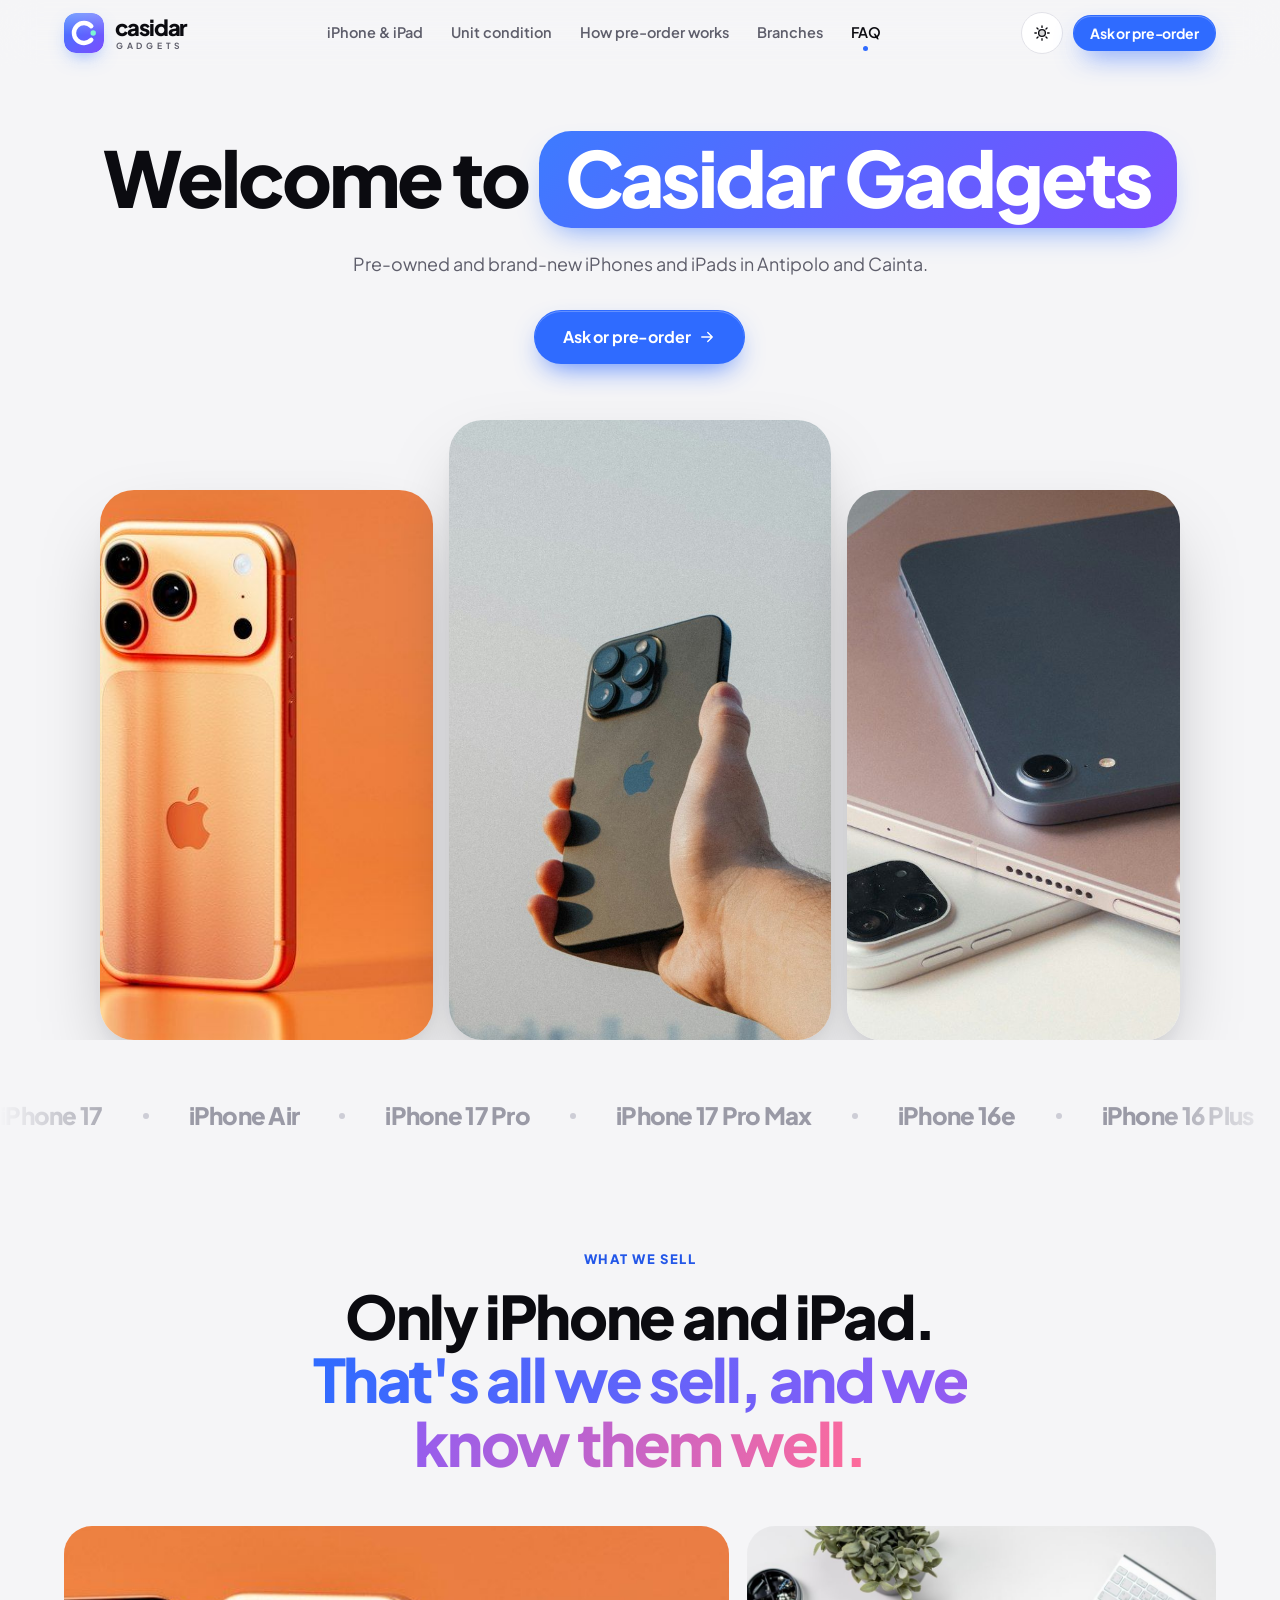
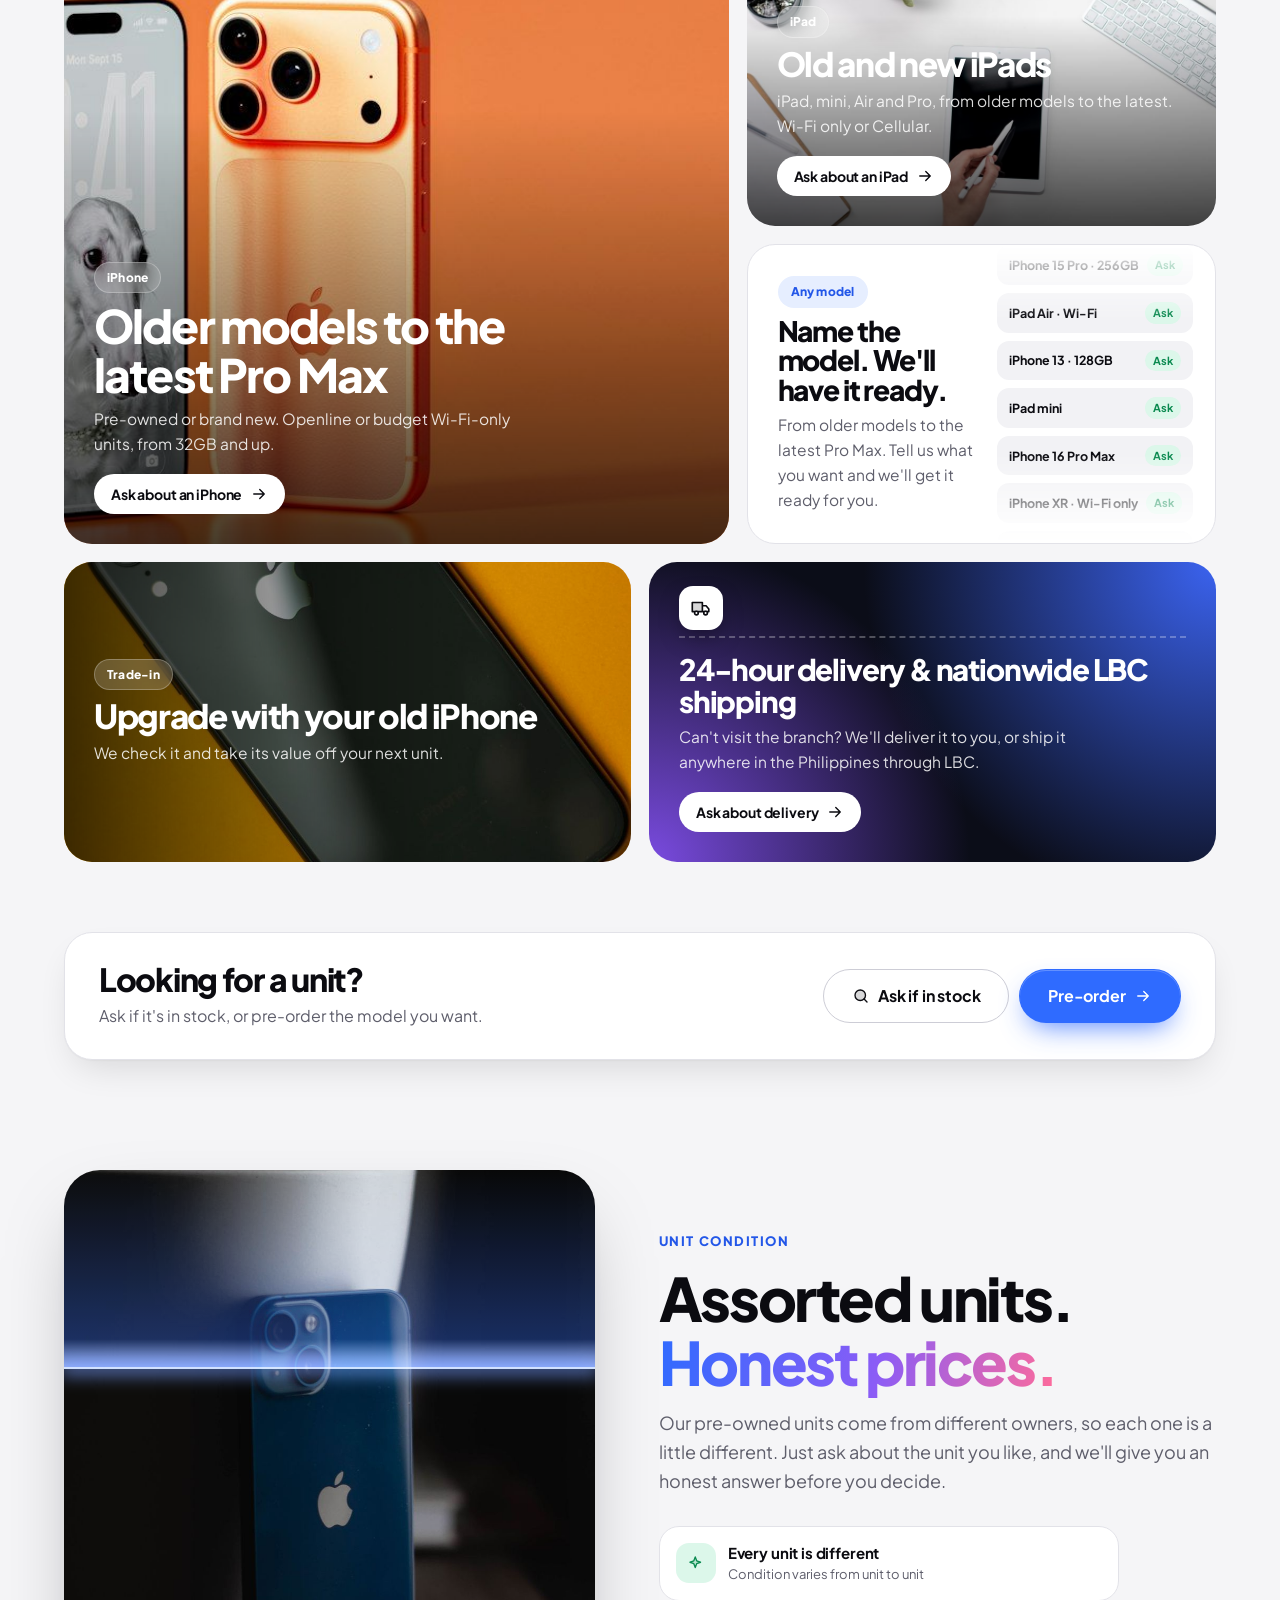
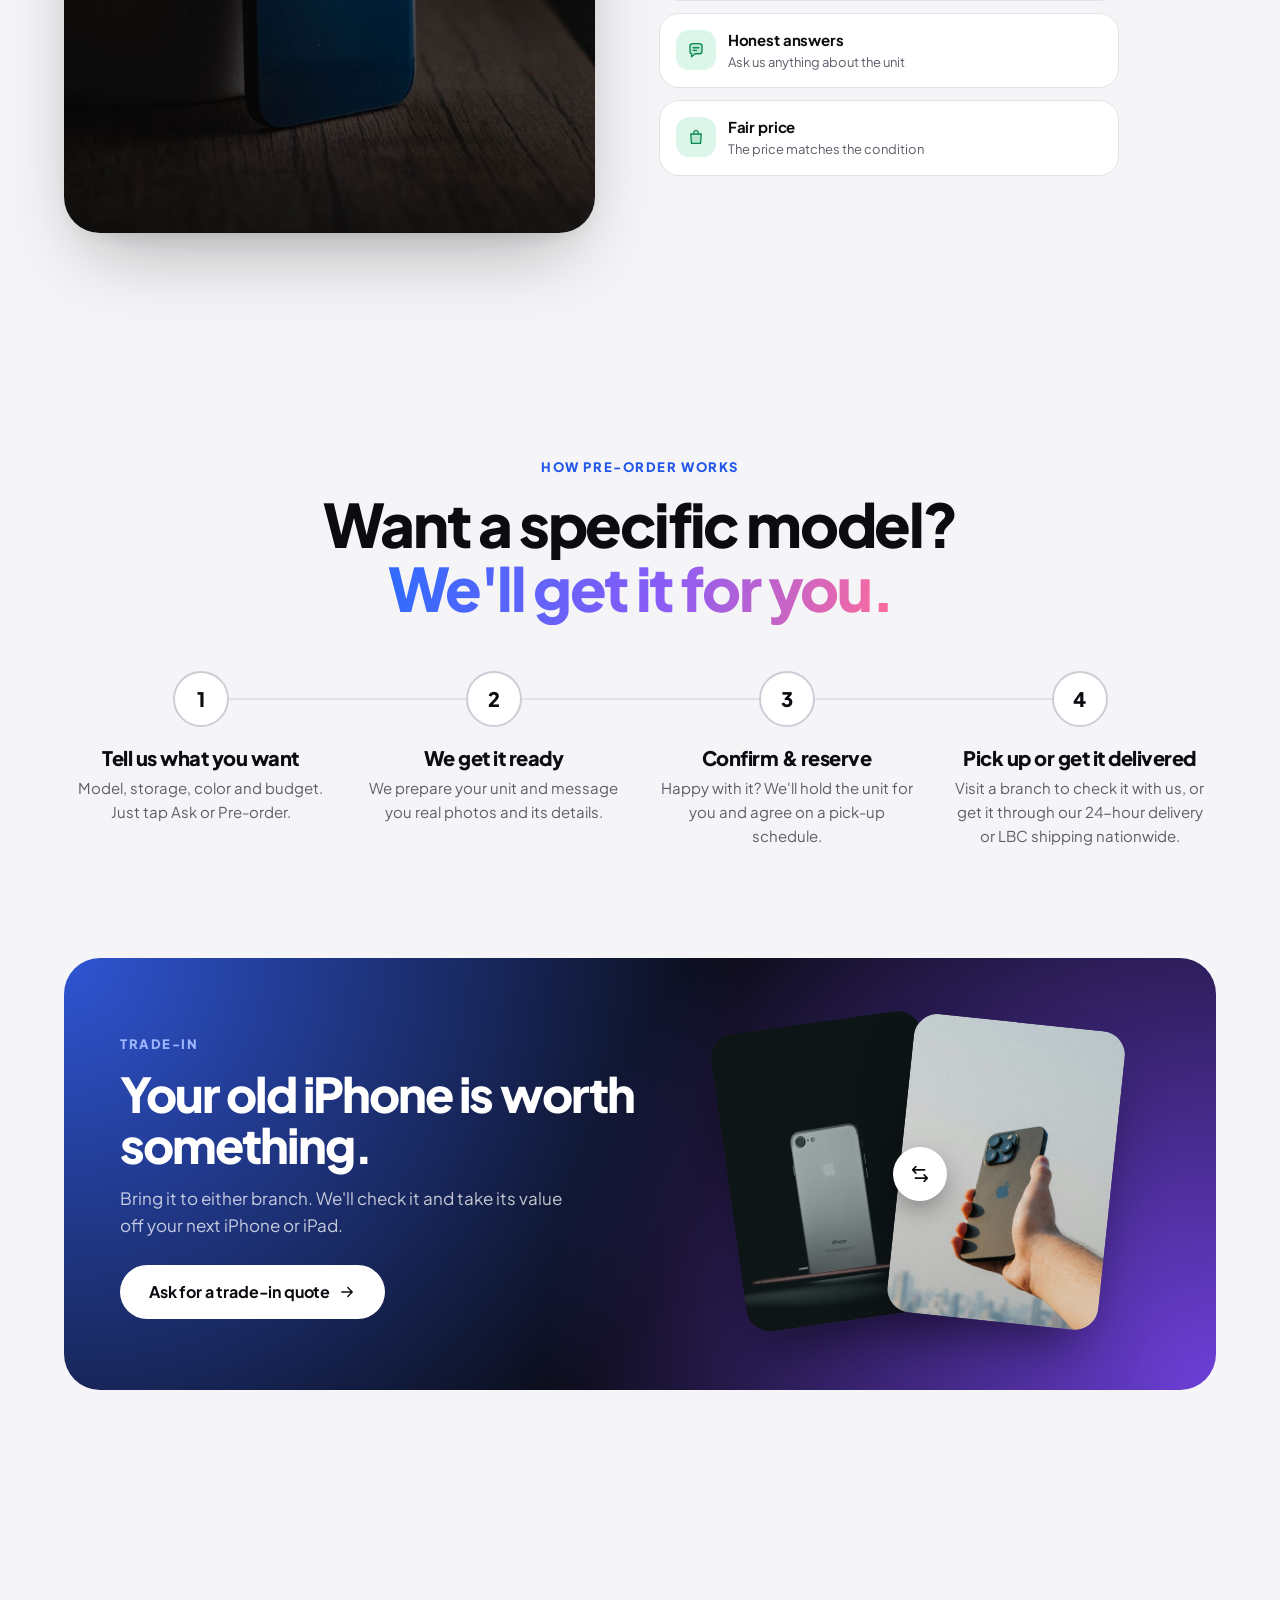
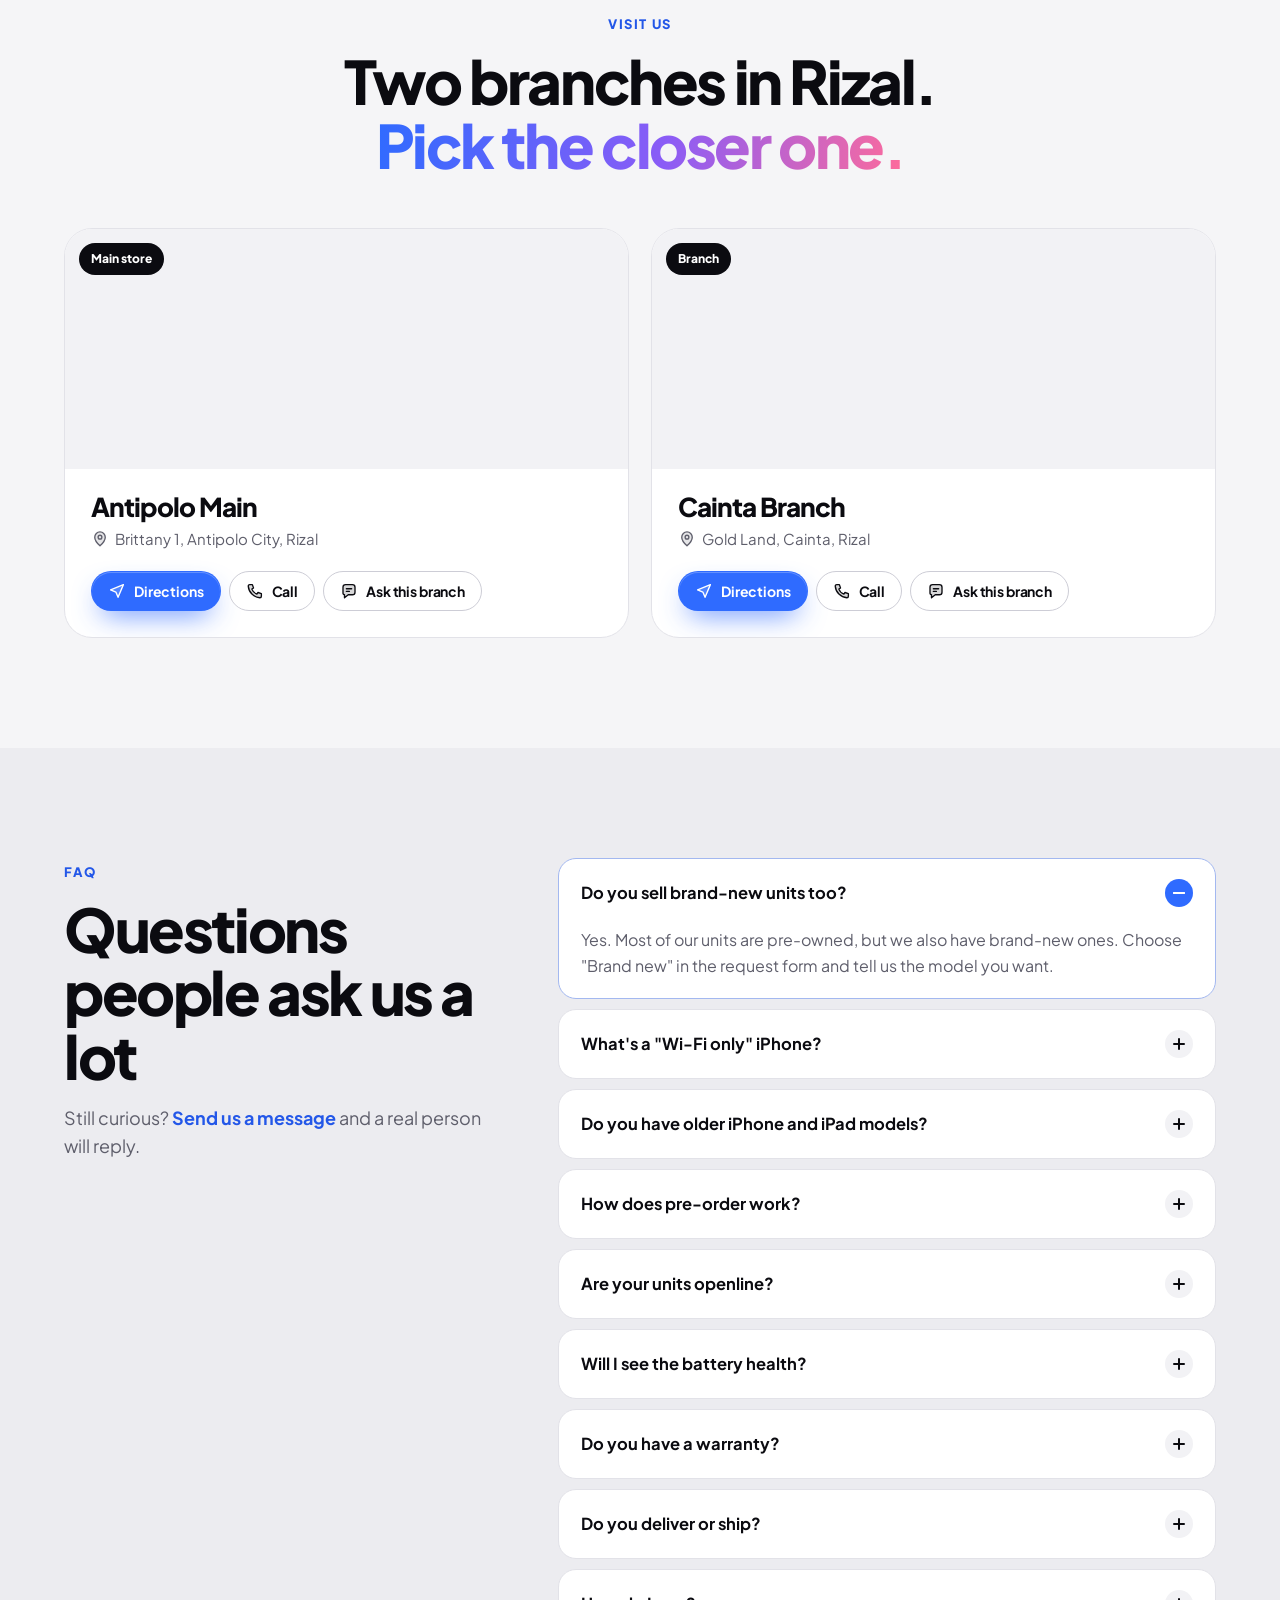
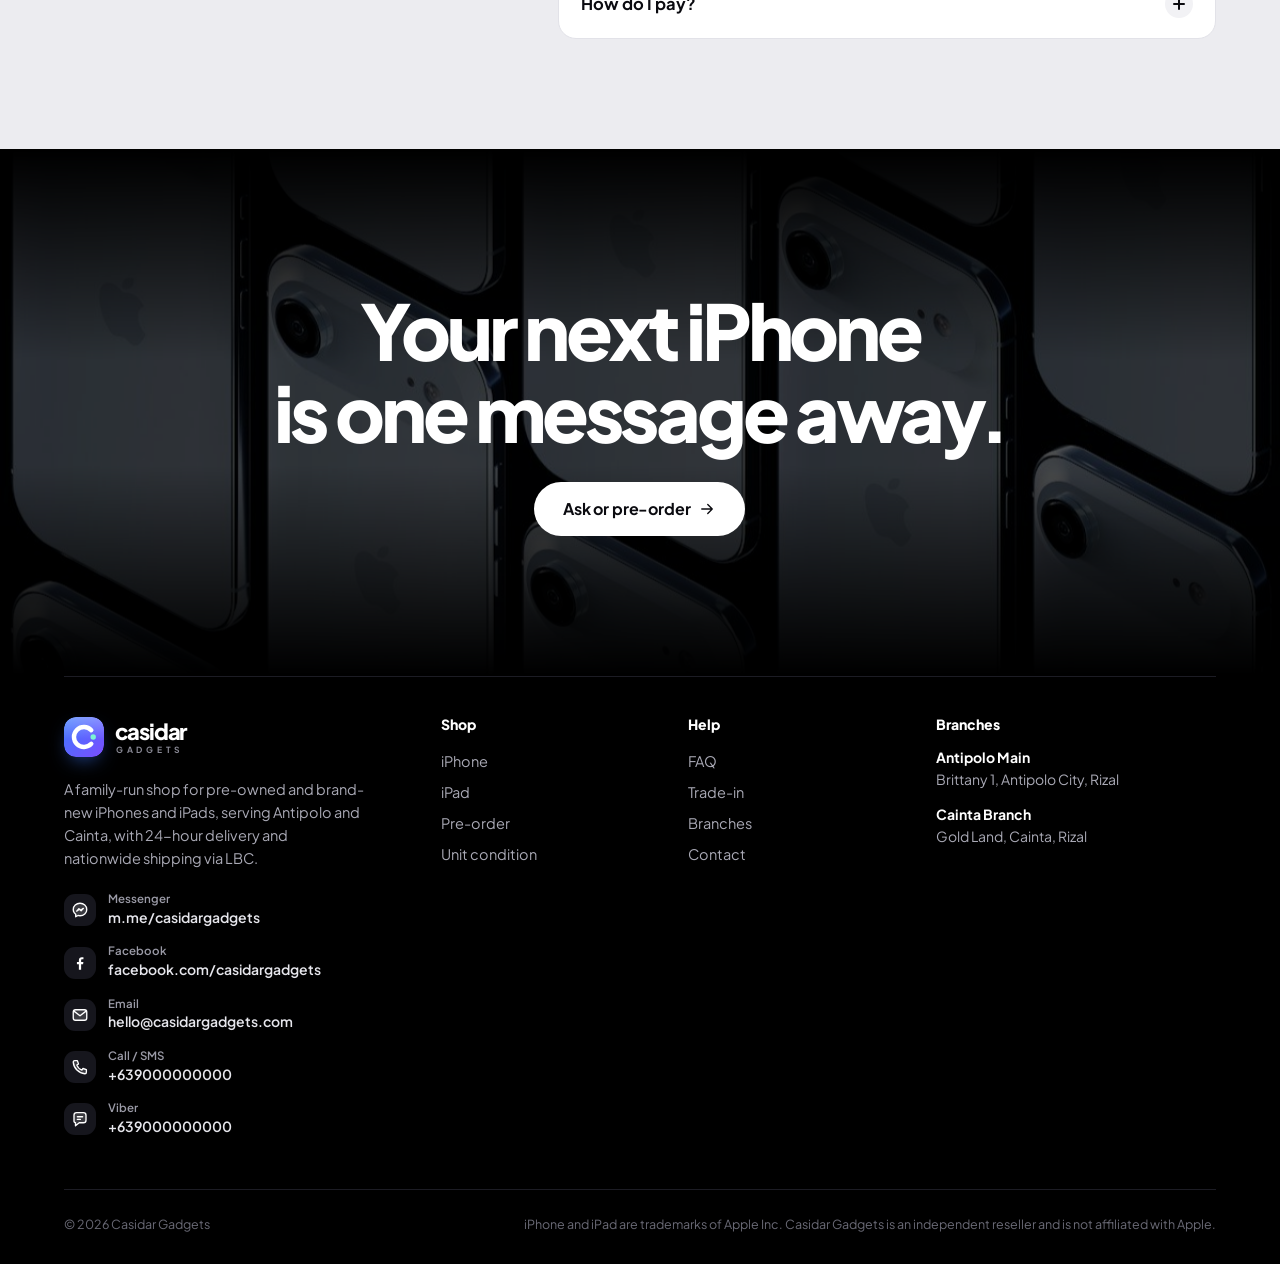
<file: index.html>
<!doctype html>
<html lang="en">
<head>
  <meta charset="utf-8" />
  <meta name="viewport" content="width=device-width, initial-scale=1" />
  <title>Casidar Gadgets: iPhone &amp; iPad, Pre-owned and Brand New | Antipolo and Cainta</title>
  <meta name="description" content="Pre-owned and brand-new iPhones and iPads, from older models to the latest. Ask what's in stock or pre-order the exact model you want. 24-hour delivery and nationwide shipping via LBC. Main store in Brittany 1, Antipolo City, with a branch in Gold Land, Cainta." />
  <meta name="theme-color" content="#3D7BFF" />
  <meta property="og:title" content="Casidar Gadgets: iPhone & iPad, pre-owned and brand new" />
  <meta property="og:description" content="Ask what's in stock or pre-order your next iPhone or iPad. Antipolo and Cainta." />
  <meta property="og:image" content="assets/photos/hero-iphone-hand.jpg" />
  <link rel="icon" href="data:image/svg+xml,%3Csvg xmlns='http://www.w3.org/2000/svg' viewBox='0 0 40 40'%3E%3Cdefs%3E%3ClinearGradient id='g' x1='0' y1='0' x2='1' y2='1'%3E%3Cstop offset='0' stop-color='%233D7BFF'/%3E%3Cstop offset='1' stop-color='%237B4DFF'/%3E%3C/linearGradient%3E%3C/defs%3E%3Crect width='40' height='40' rx='12' fill='url%28%23g%29'/%3E%3Cpath d='M27.3 13.2 A10 10 0 1 0 27.3 26.8' fill='none' stroke='white' stroke-width='4.4' stroke-linecap='round'/%3E%3Ccircle cx='29.2' cy='20' r='2.7' fill='%237CF5D4'/%3E%3C/svg%3E" />
  <link rel="preconnect" href="https://fonts.googleapis.com" />
  <link rel="preconnect" href="https://fonts.gstatic.com" crossorigin />
  <link href="https://fonts.googleapis.com/css2?family=Plus+Jakarta+Sans:wght@400;500;600;700;800&display=swap" rel="stylesheet" />
  <script>
    (function () { var t; try { t = localStorage.getItem('theme'); } catch (e) {}
      if (!t) t = matchMedia('(prefers-color-scheme: dark)').matches ? 'dark' : 'light';
      document.documentElement.dataset.theme = t; })();
  </script>
  <link rel="stylesheet" href="styles.css" />
  <script src="config.js"></script>
</head>
<body>
  <!-- ============ Icon set ============ -->
  <svg width="0" height="0" style="position:absolute" aria-hidden="true">
    <defs>
      <linearGradient id="lgA" x1="0" y1="0" x2="1" y2="1"><stop offset="0" stop-color="#3D7BFF"/><stop offset="1" stop-color="#7B4DFF"/></linearGradient>
      <linearGradient id="lgB" x1="0" y1="0" x2="0" y2="1"><stop offset="0" stop-color="#fff" stop-opacity=".3"/><stop offset=".55" stop-color="#fff" stop-opacity="0"/></linearGradient>
      <symbol id="logo-mark" viewBox="0 0 40 40"><rect width="40" height="40" rx="12" fill="url(#lgA)"/><rect width="40" height="40" rx="12" fill="url(#lgB)"/><path d="M27.3 13.2 A10 10 0 1 0 27.3 26.8" fill="none" stroke="#fff" stroke-width="4.4" stroke-linecap="round"/><circle cx="29.2" cy="20" r="2.7" fill="#7CF5D4"/></symbol>
      <symbol id="i-home" viewBox="0 0 24 24"><path class="d" d="M4 10.5L12 4l8 6.5V20H4z"/><path d="M4 10.5L12 4l8 6.5V20a1 1 0 0 1-1 1h-4v-6H9v6H5a1 1 0 0 1-1-1z"/></symbol>
      <symbol id="i-help" viewBox="0 0 24 24"><circle class="d" cx="12" cy="12" r="9"/><circle cx="12" cy="12" r="9"/><path d="M9.6 9.3a2.5 2.5 0 0 1 4.8.9c0 1.7-2.4 2.2-2.4 3.6"/><circle cx="12" cy="17" r="1" class="f"/></symbol>
      <symbol id="i-phone" viewBox="0 0 24 24"><rect class="d" x="6" y="2.5" width="12" height="19" rx="3.5"/><rect x="6" y="2.5" width="12" height="19" rx="3.5"/><path d="M10.5 18.5h3"/></symbol>
      <symbol id="i-tablet" viewBox="0 0 24 24"><rect class="d" x="4" y="2.5" width="16" height="19" rx="3"/><rect x="4" y="2.5" width="16" height="19" rx="3"/><path d="M11 18.5h2"/></symbol>
      <symbol id="i-shield" viewBox="0 0 24 24"><path class="d" d="M12 3l7 3v5c0 5-3.5 8.5-7 10-3.5-1.5-7-5-7-10V6z"/><path d="M12 3l7 3v5c0 5-3.5 8.5-7 10-3.5-1.5-7-5-7-10V6z"/><path d="M9 12l2.2 2.2L15.5 10"/></symbol>
      <symbol id="i-battery" viewBox="0 0 24 24"><rect class="d" x="2.5" y="7" width="16.5" height="10" rx="2.5"/><rect x="2.5" y="7" width="16.5" height="10" rx="2.5"/><path d="M21.5 10.5v3"/><rect x="5" y="9.5" width="9" height="5" rx="1" class="f"/></symbol>
      <symbol id="i-face" viewBox="0 0 24 24"><path d="M4 8V6a2 2 0 0 1 2-2h2M16 4h2a2 2 0 0 1 2 2v2M20 16v2a2 2 0 0 1-2 2h-2M8 20H6a2 2 0 0 1-2-2v-2M9 9.5v1M15 9.5v1M12 9.5v3.5h-1M9.5 15.5a3.5 3.5 0 0 0 5 0"/></symbol>
      <symbol id="i-cloud" viewBox="0 0 24 24"><path class="d" d="M7 18.5a4.5 4.5 0 0 1-.6-9A6 6 0 0 1 18 9a4.8 4.8 0 0 1-.5 9.5z"/><path d="M7 18.5a4.5 4.5 0 0 1-.6-9A6 6 0 0 1 18 9a4.8 4.8 0 0 1-.5 9.5z"/><path d="M9.5 13.5l2 2 3.5-3.5"/></symbol>
      <symbol id="i-sim" viewBox="0 0 24 24"><path class="d" d="M7 2.5h7l4 4v13a2 2 0 0 1-2 2H7a2 2 0 0 1-2-2v-15a2 2 0 0 1 2-2z"/><path d="M7 2.5h7l4 4v13a2 2 0 0 1-2 2H7a2 2 0 0 1-2-2v-15a2 2 0 0 1 2-2z"/><rect x="8.5" y="11" width="7" height="7" rx="1.5"/></symbol>
      <symbol id="i-camera" viewBox="0 0 24 24"><path class="d" d="M3 8.5A2.5 2.5 0 0 1 5.5 6h2l1.5-2h6L16.5 6h2A2.5 2.5 0 0 1 21 8.5v9a2.5 2.5 0 0 1-2.5 2.5h-13A2.5 2.5 0 0 1 3 17.5z"/><path d="M3 8.5A2.5 2.5 0 0 1 5.5 6h2l1.5-2h6L16.5 6h2A2.5 2.5 0 0 1 21 8.5v9a2.5 2.5 0 0 1-2.5 2.5h-13A2.5 2.5 0 0 1 3 17.5z"/><circle cx="12" cy="13" r="3.5"/></symbol>
      <symbol id="i-speaker" viewBox="0 0 24 24"><path class="d" d="M4 9.5h3.5L12 5v14l-4.5-4.5H4z"/><path d="M4 9.5h3.5L12 5v14l-4.5-4.5H4zM15.5 9a4 4 0 0 1 0 6M18 6.5a7.5 7.5 0 0 1 0 11"/></symbol>
      <symbol id="i-screen" viewBox="0 0 24 24"><rect class="d" x="6" y="2.5" width="12" height="19" rx="3.5"/><rect x="6" y="2.5" width="12" height="19" rx="3.5"/><path d="M9 7l6 6M9 11l3 3"/></symbol>
      <symbol id="i-swap" viewBox="0 0 24 24"><path d="M7.5 4L4 7.5 7.5 11M4 7.5h13M16.5 13l3.5 3.5-3.5 3.5M20 16.5H7"/></symbol>
      <symbol id="i-chat" viewBox="0 0 24 24"><path class="d" d="M4 7a3.5 3.5 0 0 1 3.5-3.5h9A3.5 3.5 0 0 1 20 7v6.5a3.5 3.5 0 0 1-3.5 3.5H11l-5 4v-4h0A2 2 0 0 1 4 15z"/><path d="M4 7a3.5 3.5 0 0 1 3.5-3.5h9A3.5 3.5 0 0 1 20 7v6.5a3.5 3.5 0 0 1-3.5 3.5H11l-5 4v-4h0A2 2 0 0 1 4 15z"/><path d="M8.5 9h7M8.5 12.5h4"/></symbol>
      <symbol id="i-bag" viewBox="0 0 24 24"><path class="d" d="M5 8h14l-1 12.5H6z"/><path d="M5 8h14l-1 12.5H6zM9 8V6.5a3 3 0 0 1 6 0V8"/></symbol>
      <symbol id="i-calendar" viewBox="0 0 24 24"><rect class="d" x="3.5" y="5" width="17" height="15.5" rx="4"/><rect x="3.5" y="5" width="17" height="15.5" rx="4"/><path d="M8 3v4M16 3v4M3.5 10h17"/><circle cx="12" cy="15" r="1.2" class="f"/></symbol>
      <symbol id="i-store" viewBox="0 0 24 24"><path class="d" d="M4 10h16v10H4z"/><path d="M3 10l1.5-5.5h15L21 10M4 10v10h16V10M3 10a3 3 0 0 0 6 0 3 3 0 0 0 6 0 3 3 0 0 0 6 0M10 20v-5h4v5"/></symbol>
      <symbol id="i-pin" viewBox="0 0 24 24"><path class="d" d="M12 21s-7-6.2-7-11.5a7 7 0 0 1 14 0C19 14.8 12 21 12 21z"/><path d="M12 21s-7-6.2-7-11.5a7 7 0 0 1 14 0C19 14.8 12 21 12 21z"/><circle cx="12" cy="9.5" r="2.5"/></symbol>
      <symbol id="i-clock" viewBox="0 0 24 24"><circle class="d" cx="12" cy="12" r="9"/><circle cx="12" cy="12" r="9"/><path d="M12 7.5V12l3 2"/></symbol>
      <symbol id="i-call" viewBox="0 0 24 24"><path class="d" d="M5 3.5h3.5l1.5 4.5-2.2 1.5a11 11 0 0 0 6.7 6.7l1.5-2.2 4.5 1.5V19a2 2 0 0 1-2 2A17 17 0 0 1 3 5.5a2 2 0 0 1 2-2z"/><path d="M5 3.5h3.5l1.5 4.5-2.2 1.5a11 11 0 0 0 6.7 6.7l1.5-2.2 4.5 1.5V19a2 2 0 0 1-2 2A17 17 0 0 1 3 5.5a2 2 0 0 1 2-2z"/></symbol>
      <symbol id="i-envelope" viewBox="0 0 24 24"><rect class="d" x="3" y="5" width="18" height="14" rx="3"/><rect x="3" y="5" width="18" height="14" rx="3"/><path d="M3.5 6.5L12 13l8.5-6.5"/></symbol>
      <symbol id="i-messenger" viewBox="0 0 24 24"><path class="d" d="M12 3C7 3 3 6.7 3 11.3c0 2.6 1.3 4.9 3.3 6.4V21l3-1.7c.9.3 1.8.4 2.7.4 5 0 9-3.7 9-8.4S17 3 12 3z"/><path d="M12 3C7 3 3 6.7 3 11.3c0 2.6 1.3 4.9 3.3 6.4V21l3-1.7c.9.3 1.8.4 2.7.4 5 0 9-3.7 9-8.4S17 3 12 3z"/><path d="M7.5 13.5l3-3.2 2.2 2.2 3.8-2.7-3 3.2-2.2-2.2z"/></symbol>
      <symbol id="i-copy" viewBox="0 0 24 24"><rect class="d" x="8" y="8" width="12" height="12" rx="3"/><rect x="8" y="8" width="12" height="12" rx="3"/><path d="M16 8V6a2 2 0 0 0-2-2H6a2 2 0 0 0-2 2v8a2 2 0 0 0 2 2h2"/></symbol>
      <symbol id="i-nav" viewBox="0 0 24 24"><path class="d" d="M20.5 3.5L3.5 10.5l7 2.9 2.9 7z"/><path d="M20.5 3.5L3.5 10.5l7 2.9 2.9 7z"/></symbol>
      <symbol id="i-check" viewBox="0 0 24 24"><path d="M5 12.5l4.5 4.5L19 7.5"/></symbol>
      <symbol id="i-arrow-r" viewBox="0 0 24 24"><path d="M5 12h14M13 6l6 6-6 6"/></symbol>
      <symbol id="i-arrow-ur" viewBox="0 0 24 24"><path d="M7 17L17 7M8.5 7H17v8.5"/></symbol>
      <symbol id="i-x" viewBox="0 0 24 24"><path d="M6 6l12 12M18 6L6 18"/></symbol>
      <symbol id="i-menu" viewBox="0 0 24 24"><path d="M4 7h16M4 12h16M4 17h10"/></symbol>
      <symbol id="i-sun" viewBox="0 0 24 24"><circle class="d" cx="12" cy="12" r="4.5"/><circle cx="12" cy="12" r="4.5"/><path d="M12 2.5v2M12 19.5v2M2.5 12h2M19.5 12h2M5.3 5.3l1.4 1.4M17.3 17.3l1.4 1.4M5.3 18.7l1.4-1.4M17.3 6.7l1.4-1.4"/></symbol>
      <symbol id="i-moon" viewBox="0 0 24 24"><path class="d" d="M20 14.5A8.5 8.5 0 0 1 9.5 4a8.5 8.5 0 1 0 10.5 10.5z"/><path d="M20 14.5A8.5 8.5 0 0 1 9.5 4a8.5 8.5 0 1 0 10.5 10.5z"/></symbol>
      <symbol id="i-sparkle" viewBox="0 0 24 24"><path class="d" d="M11 4l1.9 5.1L18 11l-5.1 1.9L11 18l-1.9-5.1L4 11l5.1-1.9z"/><path d="M11 4l1.9 5.1L18 11l-5.1 1.9L11 18l-1.9-5.1L4 11l5.1-1.9z"/></symbol>
      <symbol id="i-search" viewBox="0 0 24 24"><circle class="d" cx="11" cy="11" r="7"/><circle cx="11" cy="11" r="7"/><path d="M20 20l-3.9-3.9"/></symbol>
      <symbol id="i-truck" viewBox="0 0 24 24"><path class="d" d="M2.5 6h11v10h-11z"/><path d="M2.5 6h11v10h-11zM13.5 9.5h4l3 3.5v3h-7"/><circle cx="7" cy="17.5" r="2" fill="var(--surface, #fff)"/><circle cx="17" cy="17.5" r="2" fill="var(--surface, #fff)"/></symbol>
      <symbol id="i-box" viewBox="0 0 24 24"><path class="d" d="M3.5 7.5L12 3l8.5 4.5v9L12 21l-8.5-4.5z"/><path d="M3.5 7.5L12 3l8.5 4.5v9L12 21l-8.5-4.5zM3.5 7.5L12 12l8.5-4.5M12 12v9"/></symbol>
      <symbol id="i-fb" viewBox="0 0 24 24"><path class="f" d="M13.5 21v-7.5h2.6l.4-3h-3V8.6c0-.9.3-1.5 1.5-1.5h1.6V4.4c-.3 0-1.2-.1-2.3-.1-2.3 0-3.8 1.4-3.8 3.9v2.3H7.9v3h2.6V21z"/></symbol>
    </defs>
  </svg>

  <a class="skip" href="#main">Skip to content</a>
  <div class="cursor-glow" aria-hidden="true"></div>


  <!-- ============ Nav ============ -->
  <header class="nav">
    <div class="wrap nav-in">
      <a href="#top" class="logo" aria-label="Casidar Gadgets home">
        <svg class="logo-mark" aria-hidden="true"><use href="#logo-mark"/></svg>
        <span class="logo-text"><b>casidar</b><small>Gadgets</small></span>
      </a>
      <nav class="nav-links" aria-label="Main">
        <a href="#devices">iPhone &amp; iPad</a>
        <a href="#quality">Unit condition</a>
        <a href="#how">How pre-order works</a>
        <a href="#branches">Branches</a>
        <a href="#faq">FAQ</a>
      </nav>
      <div class="nav-actions">
        <button class="icon-btn" id="themeToggle" aria-label="Toggle dark mode">
          <svg class="ic ic-sm i-sun"><use href="#i-sun"/></svg><svg class="ic ic-sm i-moon"><use href="#i-moon"/></svg>
        </button>
        <a href="request.html" class="btn btn-primary btn-sm nav-cta magnetic">Ask or pre-order</a>
        <button class="icon-btn menu-btn" id="menuBtn" aria-label="Open menu" aria-expanded="false" aria-controls="mobileMenu"><svg class="ic ic-sm"><use href="#i-menu"/></svg></button>
      </div>
    </div>
    <div class="mobile-menu" id="mobileMenu">
      <a href="#devices">iPhone &amp; iPad</a><a href="#quality">Unit condition</a><a href="#how">How pre-order works</a><a href="#branches">Branches</a><a href="#faq">FAQ</a>
      <a href="request.html" class="btn btn-primary btn-block">Ask or pre-order</a>
    </div>
  </header>

  <main id="main">
    <!-- ============ Hero ============ -->
    <section class="hero" id="top">
      <div class="hero-bg" aria-hidden="true"><span class="blob b1"></span><span class="blob b2"></span></div>
      <div class="wrap hero-center">
        <h1 class="intro" style="--d:1">Welcome to <span class="hl">Casidar Gadgets</span></h1>
        <p class="lead intro" style="--d:2">Pre-owned and brand-new iPhones and iPads in Antipolo and Cainta.</p>
        <div class="hero-ctas intro" style="--d:3">
          <a href="request.html" class="btn btn-primary btn-lg magnetic">Ask or pre-order <svg class="ic ic-sm"><use href="#i-arrow-r"/></svg></a>
        </div>
      </div>

      <div class="showcase-wrap">
        <div class="showcase intro" style="--d:3" id="showcase">
          <figure class="sc-tile sc-side"><img src="assets/photos/iphones-orange.jpg" alt="Two iPhones in orange on an orange background" /></figure>
          <figure class="sc-tile sc-main"><img src="assets/photos/hero-iphone-hand.jpg" alt="Hand holding an iPhone Pro against a city skyline" /></figure>
          <figure class="sc-tile sc-side"><img src="assets/photos/ipads-stack.jpg" alt="Three iPads stacked on a white table" /></figure>
        </div>
      </div>
    </section>

    <!-- ============ Model marquee ============ -->
    <section class="marquee-sec" aria-label="Models we source">
      <div class="marquee"><div class="marquee-track" id="marquee"></div></div>
    </section>

    <!-- ============ Devices bento ============ -->
    <section class="section" id="devices">
      <div class="wrap">
        <div class="sec-head reveal">
          <span class="kicker">What we sell</span>
          <h2>Only iPhone and iPad.<br><span class="grad">That's all we sell, and we know them well.</span></h2>
        </div>
        <div class="bento">
          <article class="bcard b-iphone reveal">
            <div class="bphoto parallax"><img src="assets/photos/iphones-orange.jpg" alt="" loading="lazy" /></div>
            <div class="bcard-in">
              <span class="tag">iPhone</span>
              <h3>Older models to the latest Pro Max</h3>
              <p>Pre-owned or brand new. Openline or budget Wi-Fi-only units, from 32GB and up.</p>
              <a href="request.html?device=iphone" class="btn btn-light btn-sm">Ask about an iPhone <svg class="ic ic-sm"><use href="#i-arrow-r"/></svg></a>
            </div>
          </article>
          <article class="bcard b-ipad reveal">
            <div class="bphoto parallax"><img src="assets/photos/ipad-desk.jpg" alt="" loading="lazy" /></div>
            <div class="bcard-in">
              <span class="tag">iPad</span>
              <h3>Old and new iPads</h3>
              <p>iPad, mini, Air and Pro, from older models to the latest. Wi-Fi only or Cellular.</p>
              <a href="request.html?device=ipad" class="btn btn-light btn-sm">Ask about an iPad <svg class="ic ic-sm"><use href="#i-arrow-r"/></svg></a>
            </div>
          </article>
          <article class="bcard b-stock reveal">
            <div class="stock-ticker" aria-hidden="true"><div class="ticker-col" id="tickerCol"></div></div>
            <div class="bcard-in solid">
              <span class="tag dark">Any model</span>
              <h3>Name the model. We'll have it ready.</h3>
              <p>From older models to the latest Pro Max. Tell us what you want and we'll get it ready for you.</p>
              <div class="avail-box small" data-avail-box></div>
            </div>
          </article>
          <article class="bcard b-trade reveal">
            <div class="bphoto parallax"><img src="assets/photos/iphone-yellow.jpg" alt="" loading="lazy" /></div>
            <div class="bcard-in">
              <span class="tag">Trade-in</span>
              <h3>Upgrade with your old iPhone</h3>
              <p>We check it and take its value off your next unit.</p>
            </div>
          </article>
          <article class="bcard b-ship reveal">
            <div class="ship-road" aria-hidden="true"><span class="ship-truck"><svg class="ic"><use href="#i-truck"/></svg></span></div>
            <div class="bcard-in">
              <h3>24-hour delivery &amp; nationwide LBC shipping</h3>
              <p>Can't visit the branch? We'll deliver it to you, or ship it anywhere in the Philippines through LBC.</p>
              <a href="request.html?get=delivery" class="btn btn-light btn-sm">Ask about delivery <svg class="ic ic-sm"><use href="#i-arrow-r"/></svg></a>
            </div>
          </article>
        </div>
      </div>
    </section>

    <!-- ============ Ask / pre-order button strip ============ -->
    <section class="cta-strip" id="start">
      <div class="wrap">
        <div class="cta-card reveal">
          <div>
            <h2>Looking for a unit?</h2>
            <p>Ask if it's in stock, or pre-order the model you want.</p>
          </div>
          <div class="cta-btns">
            <a href="request.html?mode=ask" class="btn btn-ghost btn-lg"><svg class="ic ic-sm"><use href="#i-search"/></svg> Ask if in stock</a>
            <a href="request.html?mode=preorder" class="btn btn-primary btn-lg magnetic">Pre-order <svg class="ic ic-sm"><use href="#i-arrow-r"/></svg></a>
          </div>
        </div>
      </div>
    </section>

    <!-- ============ Honest condition ============ -->
    <section class="section quality-sec" id="quality">
      <div class="wrap quality">
        <div class="q-photo reveal">
          <img src="assets/photos/iphone-blue.jpg" alt="A blue iPhone standing on a wooden table" loading="lazy" />
          <div class="scan" aria-hidden="true"></div>
        </div>
        <div class="q-copy">
          <div class="sec-head left reveal">
            <span class="kicker">Unit condition</span>
            <h2>Assorted units.<br><span class="grad">Honest prices.</span></h2>
            <p>Our pre-owned units come from different owners, so each one is a little different. Just ask about the unit you like, and we'll give you an honest answer before you decide.</p>
          </div>
          <ul class="checks simple">
            <li class="reveal"><span class="ck"><svg class="ic ic-sm"><use href="#i-sparkle"/></svg></span><div><b>Every unit is different</b><small>Condition varies from unit to unit</small></div></li>
            <li class="reveal"><span class="ck"><svg class="ic ic-sm"><use href="#i-chat"/></svg></span><div><b>Honest answers</b><small>Ask us anything about the unit</small></div></li>
            <li class="reveal"><span class="ck"><svg class="ic ic-sm"><use href="#i-bag"/></svg></span><div><b>Fair price</b><small>The price matches the condition</small></div></li>
          </ul>
        </div>
      </div>
    </section>

    <!-- ============ How pre-order works ============ -->
    <section class="section" id="how">
      <div class="wrap">
        <div class="sec-head reveal">
          <span class="kicker">How pre-order works</span>
          <h2>Want a specific model?<br><span class="grad">We'll get it for you.</span></h2>
        </div>
        <div class="steps" id="steps">
          <div class="steps-line"><span id="stepsFill"></span></div>
          <article class="stp reveal"><span class="stp-n">1</span><h3>Tell us what you want</h3><p>Model, storage, color and budget. Just tap Ask or Pre-order.</p></article>
          <article class="stp reveal"><span class="stp-n">2</span><h3>We get it ready</h3><p>We prepare your unit and message you real photos and its details.</p></article>
          <article class="stp reveal"><span class="stp-n">3</span><h3>Confirm &amp; reserve</h3><p>Happy with it? We'll hold the unit for you and agree on a pick-up schedule.</p></article>
          <article class="stp reveal"><span class="stp-n">4</span><h3>Pick up or get it delivered</h3><p>Visit a branch to check it with us, or get it through our 24-hour delivery or LBC shipping nationwide.</p></article>
        </div>
      </div>
    </section>

    <!-- ============ Trade-in band ============ -->
    <section class="section trade-sec">
      <div class="wrap">
        <div class="trade reveal">
          <div class="trade-copy">
            <span class="kicker light">Trade-in</span>
            <h2>Your old iPhone is worth something.</h2>
            <p>Bring it to either branch. We'll check it and take its value off your next iPhone or iPad.</p>
            <a href="request.html?trade=1" class="btn btn-light btn-lg magnetic">Ask for a trade-in quote <svg class="ic ic-sm"><use href="#i-arrow-r"/></svg></a>
          </div>
          <div class="trade-photos" aria-hidden="true">
            <img class="tp-old" src="assets/photos/iphone-dark.jpg" alt="" loading="lazy" />
            <span class="tp-arrow"><svg class="ic"><use href="#i-swap"/></svg></span>
            <img class="tp-new" src="assets/photos/hero-iphone-hand.jpg" alt="" loading="lazy" />
          </div>
        </div>
      </div>
    </section>

    <!-- ============ Branches ============ -->
    <section class="section" id="branches">
      <div class="wrap">
        <div class="sec-head reveal">
          <span class="kicker">Visit us</span>
          <h2>Two branches in Rizal.<br><span class="grad">Pick the closer one.</span></h2>
        </div>
        <div class="branches" id="branchCards"></div>
      </div>
    </section>

    <!-- ============ FAQ ============ -->
    <section class="section faq-sec" id="faq">
      <div class="wrap faq-in">
        <div class="sec-head left reveal">
          <span class="kicker">FAQ</span>
          <h2>Questions people ask us a lot</h2>
          <p>Still curious? <a href="request.html" class="link">Send us a message</a> and a real person will reply.</p>
        </div>
        <div class="faq reveal">
          <details open><summary>Do you sell brand-new units too?<span class="pm"></span></summary><p>Yes. Most of our units are pre-owned, but we also have brand-new ones. Choose "Brand new" in the request form and tell us the model you want.</p></details>
          <details><summary>What's a "Wi-Fi only" iPhone?<span class="pm"></span></summary><p>It's an iPhone that works on Wi-Fi but doesn't connect to a SIM network, so you can't use it for calls, texts or mobile data. Everything else works: apps, camera, Messenger and video calls on Wi-Fi. It's a budget-friendly choice, and we always tell you clearly if a unit is Wi-Fi only.</p></details>
          <details><summary>Do you have older iPhone and iPad models?<span class="pm"></span></summary><p>Yes. Since most of our units are pre-owned, we often have older iPhones, iPads, minis and Airs. They're great as a first phone, for kids, or as a backup. Just tell us the model you want.</p></details>
          <details><summary>How does pre-order work?<span class="pm"></span></summary><p>Tell us the exact model, storage, color and budget. We get the unit ready and message you with real photos. Then pick it up at the branch, or have it delivered.</p></details>
          <details><summary>Are your units openline?<span class="pm"></span></summary><p>It depends on the unit. Some are openline, some are Wi-Fi only, and some are network-locked. We always tell you which before you decide.</p></details>
          <details><summary>Will I see the battery health?<span class="pm"></span></summary><p>Yes. We include it when we message you, and you can check it yourself in Settings when you visit. You can also set a minimum (for example 85%+) in your request.</p></details>
          <details><summary>Do you have a warranty?<span class="pm"></span></summary><p>Yes, our units come with a shop warranty. It covers defects that aren't caused by the user. Physical damage like a cracked or broken screen, drops, or water damage isn't covered. Ask us about the warranty period for the unit you're getting.</p></details>
          <details><summary>Do you deliver or ship?<span class="pm"></span></summary><p>Yes. We offer 24-hour delivery, and we ship nationwide via LBC. Choose your option in the request form and we'll tell you the rates and details.</p></details>
          <details><summary>How do I pay?<span class="pm"></span></summary><p>Not through this website. For pick-up, you pay at the branch after checking the unit. For delivery or LBC shipping, we'll send you real photos of the unit first and tell you how to pay. We accept cash, GCash and Maya. Ask us about other options.</p></details>
        </div>
      </div>
    </section>
  </main>

  <!-- ============ Footer ============ -->
  <footer class="footer">
    <div class="foot-hero">
      <img src="assets/photos/iphones-pattern.jpg" alt="" loading="lazy" class="parallax-bg" />
      <div class="wrap foot-cta reveal">
        <h2>Your next iPhone<br>is one message away.</h2>
        <a href="request.html" class="btn btn-light btn-lg magnetic">Ask or pre-order <svg class="ic ic-sm"><use href="#i-arrow-r"/></svg></a>
      </div>
    </div>
    <div class="wrap">
      <div class="foot-grid">
        <div>
          <a href="#top" class="logo"><svg class="logo-mark" aria-hidden="true"><use href="#logo-mark"/></svg><span class="logo-text"><b>casidar</b><small>Gadgets</small></span></a>
          <p class="foot-about">A family-run shop for pre-owned and brand-new iPhones and iPads, serving Antipolo and Cainta, with 24-hour delivery and nationwide shipping via LBC.</p>
          <div class="foot-contact" id="footContact"></div>
        </div>
        <div><h4>Shop</h4><a href="request.html?device=iphone">iPhone</a><a href="request.html?device=ipad">iPad</a><a href="#how">Pre-order</a><a href="#quality">Unit condition</a></div>
        <div><h4>Help</h4><a href="#faq">FAQ</a><a href="request.html?trade=1">Trade-in</a><a href="#branches">Branches</a><a href="request.html">Contact</a></div>
        <div id="footBranches"><h4>Branches</h4></div>
      </div>
      <div class="foot-bottom">
        <span>© <span id="year"></span> Casidar Gadgets</span>
        <span>iPhone and iPad are trademarks of Apple Inc. Casidar Gadgets is an independent reseller and is not affiliated with Apple.</span>
      </div>
    </div>
  </footer>

  <a href="#start" class="fab" aria-label="Ask or pre-order"><svg class="ic"><use href="#i-chat"/></svg></a>

  <div class="toast" id="toast" role="status"></div>
  <script src="common.js"></script>
  <script src="home.js"></script>
</body>
</html>
</file>
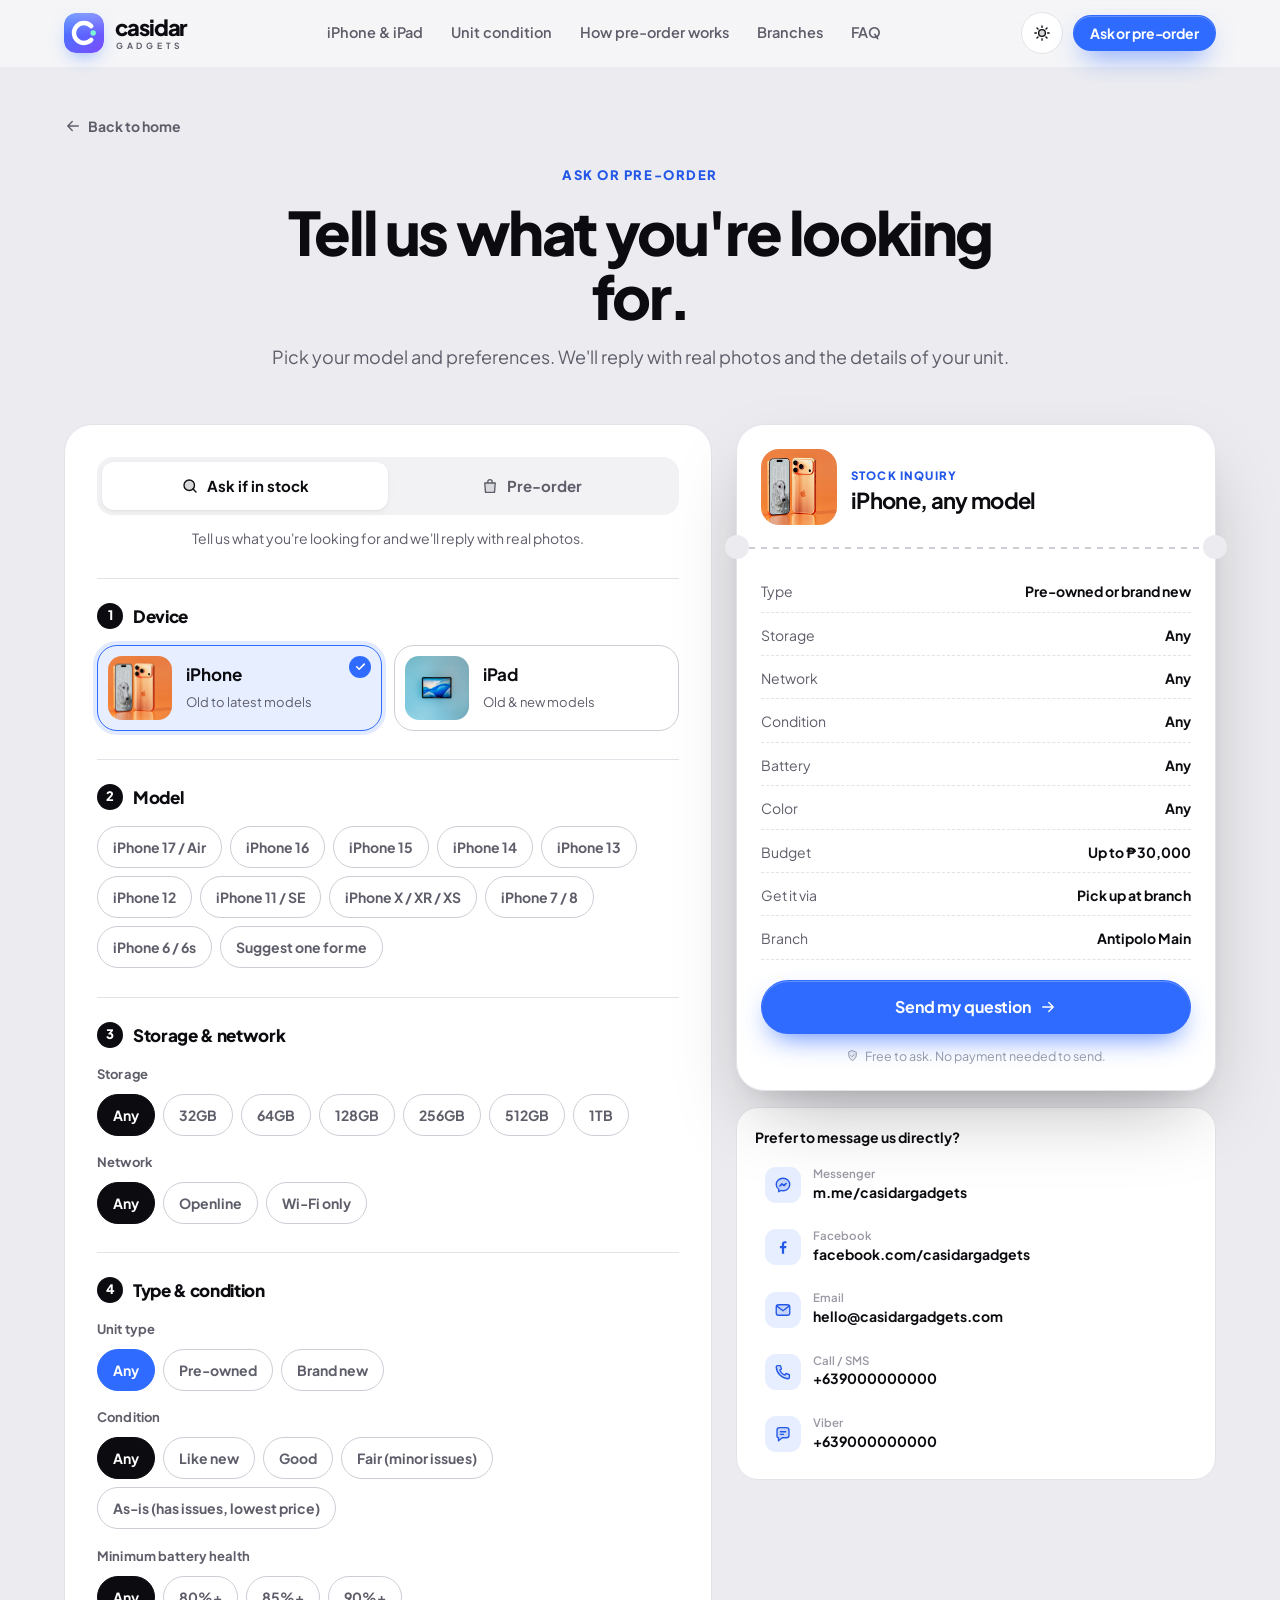
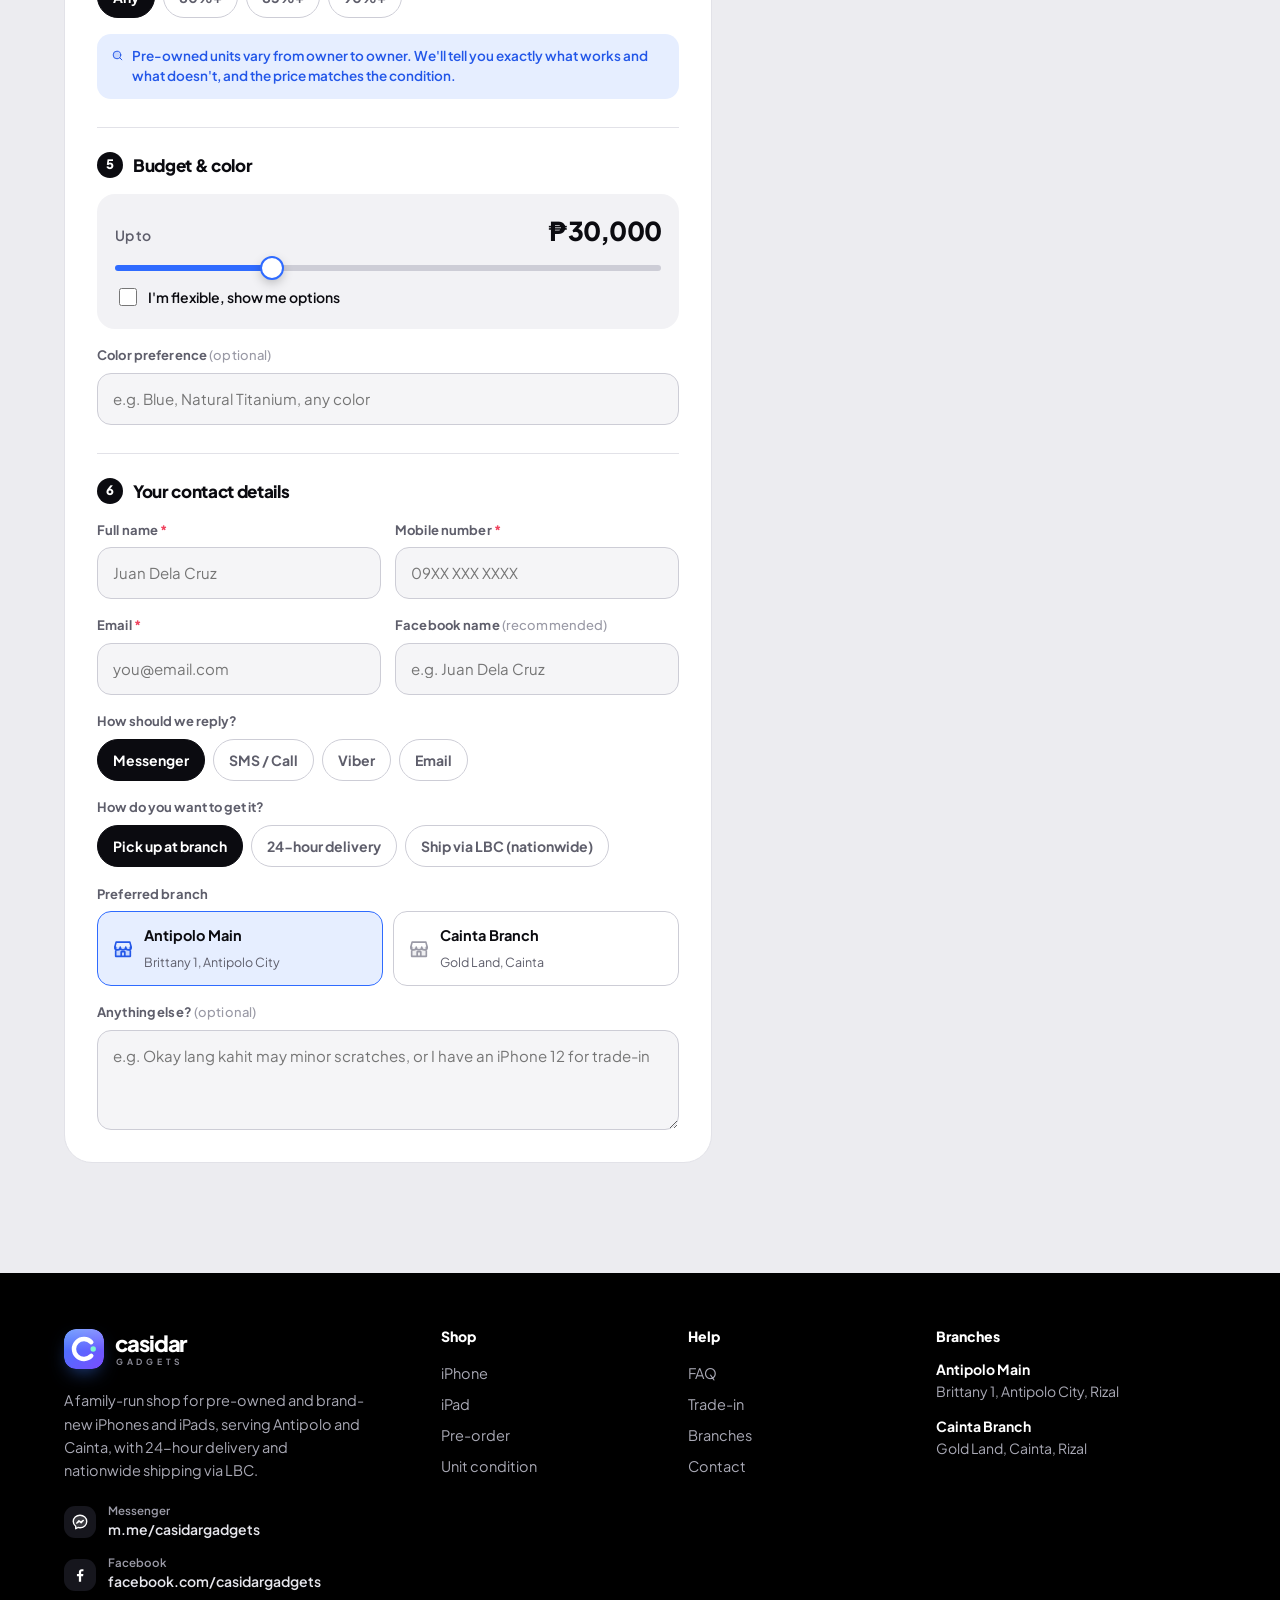
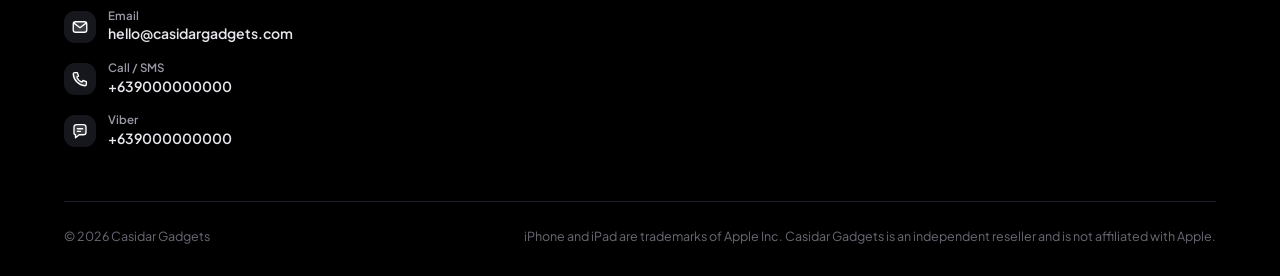
<file: request.html>
<!doctype html>
<html lang="en">
<head>
  <meta charset="utf-8" />
  <meta name="viewport" content="width=device-width, initial-scale=1" />
  <title>Ask or Pre-order | Casidar Gadgets</title>
  <meta name="description" content="Pre-owned and brand-new iPhones and iPads, from older models to the latest. Ask what's in stock or pre-order the exact model you want. 24-hour delivery and nationwide shipping via LBC. Main store in Brittany 1, Antipolo City, with a branch in Gold Land, Cainta." />
  <meta name="theme-color" content="#3D7BFF" />
  <meta property="og:title" content="Casidar Gadgets: iPhone & iPad, pre-owned and brand new" />
  <meta property="og:description" content="Ask what's in stock or pre-order your next iPhone or iPad. Antipolo and Cainta." />
  <meta property="og:image" content="assets/photos/hero-iphone-hand.jpg" />
  <link rel="icon" href="data:image/svg+xml,%3Csvg xmlns='http://www.w3.org/2000/svg' viewBox='0 0 40 40'%3E%3Cdefs%3E%3ClinearGradient id='g' x1='0' y1='0' x2='1' y2='1'%3E%3Cstop offset='0' stop-color='%233D7BFF'/%3E%3Cstop offset='1' stop-color='%237B4DFF'/%3E%3C/linearGradient%3E%3C/defs%3E%3Crect width='40' height='40' rx='12' fill='url%28%23g%29'/%3E%3Cpath d='M27.3 13.2 A10 10 0 1 0 27.3 26.8' fill='none' stroke='white' stroke-width='4.4' stroke-linecap='round'/%3E%3Ccircle cx='29.2' cy='20' r='2.7' fill='%237CF5D4'/%3E%3C/svg%3E" />
  <link rel="preconnect" href="https://fonts.googleapis.com" />
  <link rel="preconnect" href="https://fonts.gstatic.com" crossorigin />
  <link href="https://fonts.googleapis.com/css2?family=Plus+Jakarta+Sans:wght@400;500;600;700;800&display=swap" rel="stylesheet" />
  <script>
    (function () { var t; try { t = localStorage.getItem('theme'); } catch (e) {}
      if (!t) t = matchMedia('(prefers-color-scheme: dark)').matches ? 'dark' : 'light';
      document.documentElement.dataset.theme = t; })();
  </script>
  <link rel="stylesheet" href="styles.css" />
  <script src="config.js"></script>
</head>
<body class="req-page">
  <!-- ============ Icon set ============ -->
  <svg width="0" height="0" style="position:absolute" aria-hidden="true">
    <defs>
      <linearGradient id="lgA" x1="0" y1="0" x2="1" y2="1"><stop offset="0" stop-color="#3D7BFF"/><stop offset="1" stop-color="#7B4DFF"/></linearGradient>
      <linearGradient id="lgB" x1="0" y1="0" x2="0" y2="1"><stop offset="0" stop-color="#fff" stop-opacity=".3"/><stop offset=".55" stop-color="#fff" stop-opacity="0"/></linearGradient>
      <symbol id="logo-mark" viewBox="0 0 40 40"><rect width="40" height="40" rx="12" fill="url(#lgA)"/><rect width="40" height="40" rx="12" fill="url(#lgB)"/><path d="M27.3 13.2 A10 10 0 1 0 27.3 26.8" fill="none" stroke="#fff" stroke-width="4.4" stroke-linecap="round"/><circle cx="29.2" cy="20" r="2.7" fill="#7CF5D4"/></symbol>
      <symbol id="i-phone" viewBox="0 0 24 24"><rect class="d" x="6" y="2.5" width="12" height="19" rx="3.5"/><rect x="6" y="2.5" width="12" height="19" rx="3.5"/><path d="M10.5 18.5h3"/></symbol>
      <symbol id="i-tablet" viewBox="0 0 24 24"><rect class="d" x="4" y="2.5" width="16" height="19" rx="3"/><rect x="4" y="2.5" width="16" height="19" rx="3"/><path d="M11 18.5h2"/></symbol>
      <symbol id="i-shield" viewBox="0 0 24 24"><path class="d" d="M12 3l7 3v5c0 5-3.5 8.5-7 10-3.5-1.5-7-5-7-10V6z"/><path d="M12 3l7 3v5c0 5-3.5 8.5-7 10-3.5-1.5-7-5-7-10V6z"/><path d="M9 12l2.2 2.2L15.5 10"/></symbol>
      <symbol id="i-battery" viewBox="0 0 24 24"><rect class="d" x="2.5" y="7" width="16.5" height="10" rx="2.5"/><rect x="2.5" y="7" width="16.5" height="10" rx="2.5"/><path d="M21.5 10.5v3"/><rect x="5" y="9.5" width="9" height="5" rx="1" class="f"/></symbol>
      <symbol id="i-face" viewBox="0 0 24 24"><path d="M4 8V6a2 2 0 0 1 2-2h2M16 4h2a2 2 0 0 1 2 2v2M20 16v2a2 2 0 0 1-2 2h-2M8 20H6a2 2 0 0 1-2-2v-2M9 9.5v1M15 9.5v1M12 9.5v3.5h-1M9.5 15.5a3.5 3.5 0 0 0 5 0"/></symbol>
      <symbol id="i-cloud" viewBox="0 0 24 24"><path class="d" d="M7 18.5a4.5 4.5 0 0 1-.6-9A6 6 0 0 1 18 9a4.8 4.8 0 0 1-.5 9.5z"/><path d="M7 18.5a4.5 4.5 0 0 1-.6-9A6 6 0 0 1 18 9a4.8 4.8 0 0 1-.5 9.5z"/><path d="M9.5 13.5l2 2 3.5-3.5"/></symbol>
      <symbol id="i-sim" viewBox="0 0 24 24"><path class="d" d="M7 2.5h7l4 4v13a2 2 0 0 1-2 2H7a2 2 0 0 1-2-2v-15a2 2 0 0 1 2-2z"/><path d="M7 2.5h7l4 4v13a2 2 0 0 1-2 2H7a2 2 0 0 1-2-2v-15a2 2 0 0 1 2-2z"/><rect x="8.5" y="11" width="7" height="7" rx="1.5"/></symbol>
      <symbol id="i-camera" viewBox="0 0 24 24"><path class="d" d="M3 8.5A2.5 2.5 0 0 1 5.5 6h2l1.5-2h6L16.5 6h2A2.5 2.5 0 0 1 21 8.5v9a2.5 2.5 0 0 1-2.5 2.5h-13A2.5 2.5 0 0 1 3 17.5z"/><path d="M3 8.5A2.5 2.5 0 0 1 5.5 6h2l1.5-2h6L16.5 6h2A2.5 2.5 0 0 1 21 8.5v9a2.5 2.5 0 0 1-2.5 2.5h-13A2.5 2.5 0 0 1 3 17.5z"/><circle cx="12" cy="13" r="3.5"/></symbol>
      <symbol id="i-speaker" viewBox="0 0 24 24"><path class="d" d="M4 9.5h3.5L12 5v14l-4.5-4.5H4z"/><path d="M4 9.5h3.5L12 5v14l-4.5-4.5H4zM15.5 9a4 4 0 0 1 0 6M18 6.5a7.5 7.5 0 0 1 0 11"/></symbol>
      <symbol id="i-screen" viewBox="0 0 24 24"><rect class="d" x="6" y="2.5" width="12" height="19" rx="3.5"/><rect x="6" y="2.5" width="12" height="19" rx="3.5"/><path d="M9 7l6 6M9 11l3 3"/></symbol>
      <symbol id="i-swap" viewBox="0 0 24 24"><path d="M7.5 4L4 7.5 7.5 11M4 7.5h13M16.5 13l3.5 3.5-3.5 3.5M20 16.5H7"/></symbol>
      <symbol id="i-chat" viewBox="0 0 24 24"><path class="d" d="M4 7a3.5 3.5 0 0 1 3.5-3.5h9A3.5 3.5 0 0 1 20 7v6.5a3.5 3.5 0 0 1-3.5 3.5H11l-5 4v-4h0A2 2 0 0 1 4 15z"/><path d="M4 7a3.5 3.5 0 0 1 3.5-3.5h9A3.5 3.5 0 0 1 20 7v6.5a3.5 3.5 0 0 1-3.5 3.5H11l-5 4v-4h0A2 2 0 0 1 4 15z"/><path d="M8.5 9h7M8.5 12.5h4"/></symbol>
      <symbol id="i-bag" viewBox="0 0 24 24"><path class="d" d="M5 8h14l-1 12.5H6z"/><path d="M5 8h14l-1 12.5H6zM9 8V6.5a3 3 0 0 1 6 0V8"/></symbol>
      <symbol id="i-calendar" viewBox="0 0 24 24"><rect class="d" x="3.5" y="5" width="17" height="15.5" rx="4"/><rect x="3.5" y="5" width="17" height="15.5" rx="4"/><path d="M8 3v4M16 3v4M3.5 10h17"/><circle cx="12" cy="15" r="1.2" class="f"/></symbol>
      <symbol id="i-store" viewBox="0 0 24 24"><path class="d" d="M4 10h16v10H4z"/><path d="M3 10l1.5-5.5h15L21 10M4 10v10h16V10M3 10a3 3 0 0 0 6 0 3 3 0 0 0 6 0 3 3 0 0 0 6 0M10 20v-5h4v5"/></symbol>
      <symbol id="i-pin" viewBox="0 0 24 24"><path class="d" d="M12 21s-7-6.2-7-11.5a7 7 0 0 1 14 0C19 14.8 12 21 12 21z"/><path d="M12 21s-7-6.2-7-11.5a7 7 0 0 1 14 0C19 14.8 12 21 12 21z"/><circle cx="12" cy="9.5" r="2.5"/></symbol>
      <symbol id="i-clock" viewBox="0 0 24 24"><circle class="d" cx="12" cy="12" r="9"/><circle cx="12" cy="12" r="9"/><path d="M12 7.5V12l3 2"/></symbol>
      <symbol id="i-call" viewBox="0 0 24 24"><path class="d" d="M5 3.5h3.5l1.5 4.5-2.2 1.5a11 11 0 0 0 6.7 6.7l1.5-2.2 4.5 1.5V19a2 2 0 0 1-2 2A17 17 0 0 1 3 5.5a2 2 0 0 1 2-2z"/><path d="M5 3.5h3.5l1.5 4.5-2.2 1.5a11 11 0 0 0 6.7 6.7l1.5-2.2 4.5 1.5V19a2 2 0 0 1-2 2A17 17 0 0 1 3 5.5a2 2 0 0 1 2-2z"/></symbol>
      <symbol id="i-envelope" viewBox="0 0 24 24"><rect class="d" x="3" y="5" width="18" height="14" rx="3"/><rect x="3" y="5" width="18" height="14" rx="3"/><path d="M3.5 6.5L12 13l8.5-6.5"/></symbol>
      <symbol id="i-messenger" viewBox="0 0 24 24"><path class="d" d="M12 3C7 3 3 6.7 3 11.3c0 2.6 1.3 4.9 3.3 6.4V21l3-1.7c.9.3 1.8.4 2.7.4 5 0 9-3.7 9-8.4S17 3 12 3z"/><path d="M12 3C7 3 3 6.7 3 11.3c0 2.6 1.3 4.9 3.3 6.4V21l3-1.7c.9.3 1.8.4 2.7.4 5 0 9-3.7 9-8.4S17 3 12 3z"/><path d="M7.5 13.5l3-3.2 2.2 2.2 3.8-2.7-3 3.2-2.2-2.2z"/></symbol>
      <symbol id="i-copy" viewBox="0 0 24 24"><rect class="d" x="8" y="8" width="12" height="12" rx="3"/><rect x="8" y="8" width="12" height="12" rx="3"/><path d="M16 8V6a2 2 0 0 0-2-2H6a2 2 0 0 0-2 2v8a2 2 0 0 0 2 2h2"/></symbol>
      <symbol id="i-nav" viewBox="0 0 24 24"><path class="d" d="M20.5 3.5L3.5 10.5l7 2.9 2.9 7z"/><path d="M20.5 3.5L3.5 10.5l7 2.9 2.9 7z"/></symbol>
      <symbol id="i-check" viewBox="0 0 24 24"><path d="M5 12.5l4.5 4.5L19 7.5"/></symbol>
      <symbol id="i-arrow-r" viewBox="0 0 24 24"><path d="M5 12h14M13 6l6 6-6 6"/></symbol>
      <symbol id="i-arrow-ur" viewBox="0 0 24 24"><path d="M7 17L17 7M8.5 7H17v8.5"/></symbol>
      <symbol id="i-x" viewBox="0 0 24 24"><path d="M6 6l12 12M18 6L6 18"/></symbol>
      <symbol id="i-menu" viewBox="0 0 24 24"><path d="M4 7h16M4 12h16M4 17h10"/></symbol>
      <symbol id="i-sun" viewBox="0 0 24 24"><circle class="d" cx="12" cy="12" r="4.5"/><circle cx="12" cy="12" r="4.5"/><path d="M12 2.5v2M12 19.5v2M2.5 12h2M19.5 12h2M5.3 5.3l1.4 1.4M17.3 17.3l1.4 1.4M5.3 18.7l1.4-1.4M17.3 6.7l1.4-1.4"/></symbol>
      <symbol id="i-moon" viewBox="0 0 24 24"><path class="d" d="M20 14.5A8.5 8.5 0 0 1 9.5 4a8.5 8.5 0 1 0 10.5 10.5z"/><path d="M20 14.5A8.5 8.5 0 0 1 9.5 4a8.5 8.5 0 1 0 10.5 10.5z"/></symbol>
      <symbol id="i-sparkle" viewBox="0 0 24 24"><path class="d" d="M11 4l1.9 5.1L18 11l-5.1 1.9L11 18l-1.9-5.1L4 11l5.1-1.9z"/><path d="M11 4l1.9 5.1L18 11l-5.1 1.9L11 18l-1.9-5.1L4 11l5.1-1.9z"/></symbol>
      <symbol id="i-search" viewBox="0 0 24 24"><circle class="d" cx="11" cy="11" r="7"/><circle cx="11" cy="11" r="7"/><path d="M20 20l-3.9-3.9"/></symbol>
      <symbol id="i-truck" viewBox="0 0 24 24"><path class="d" d="M2.5 6h11v10h-11z"/><path d="M2.5 6h11v10h-11zM13.5 9.5h4l3 3.5v3h-7"/><circle cx="7" cy="17.5" r="2" fill="var(--surface, #fff)"/><circle cx="17" cy="17.5" r="2" fill="var(--surface, #fff)"/></symbol>
      <symbol id="i-box" viewBox="0 0 24 24"><path class="d" d="M3.5 7.5L12 3l8.5 4.5v9L12 21l-8.5-4.5z"/><path d="M3.5 7.5L12 3l8.5 4.5v9L12 21l-8.5-4.5zM3.5 7.5L12 12l8.5-4.5M12 12v9"/></symbol>
      <symbol id="i-fb" viewBox="0 0 24 24"><path class="f" d="M13.5 21v-7.5h2.6l.4-3h-3V8.6c0-.9.3-1.5 1.5-1.5h1.6V4.4c-.3 0-1.2-.1-2.3-.1-2.3 0-3.8 1.4-3.8 3.9v2.3H7.9v3h2.6V21z"/></symbol>
    </defs>
  </svg>

  <a class="skip" href="#main">Skip to content</a>
  <div class="cursor-glow" aria-hidden="true"></div>

  <!-- ============ Nav ============ -->
  <header class="nav">
    <div class="wrap nav-in">
      <a href="index.html#top" class="logo" aria-label="Casidar Gadgets home">
        <svg class="logo-mark" aria-hidden="true"><use href="#logo-mark"/></svg>
        <span class="logo-text"><b>casidar</b><small>Gadgets</small></span>
      </a>
      <nav class="nav-links" aria-label="Main">
        <a href="index.html#devices">iPhone &amp; iPad</a>
        <a href="index.html#quality">Unit condition</a>
        <a href="index.html#how">How pre-order works</a>
        <a href="index.html#branches">Branches</a>
        <a href="index.html#faq">FAQ</a>
      </nav>
      <div class="nav-actions">
        <button class="icon-btn" id="themeToggle" aria-label="Toggle dark mode">
          <svg class="ic ic-sm i-sun"><use href="#i-sun"/></svg><svg class="ic ic-sm i-moon"><use href="#i-moon"/></svg>
        </button>
        <a href="request.html" class="btn btn-primary btn-sm nav-cta magnetic">Ask or pre-order</a>
        <button class="icon-btn menu-btn" id="menuBtn" aria-label="Open menu" aria-expanded="false" aria-controls="mobileMenu"><svg class="ic ic-sm"><use href="#i-menu"/></svg></button>
      </div>
    </div>
    <div class="mobile-menu" id="mobileMenu">
      <a href="index.html#devices">iPhone &amp; iPad</a><a href="index.html#quality">Unit condition</a><a href="index.html#how">How pre-order works</a><a href="index.html#branches">Branches</a><a href="index.html#faq">FAQ</a>
      <a href="request.html" class="btn btn-primary btn-block">Ask or pre-order</a>
    </div>
  </header>

  <main id="main">
    <!-- ============ Request builder ============ -->
    <section class="section request-sec page-req" id="request">
      <div class="wrap">
        <a href="index.html#start" class="back-link"><svg class="ic ic-sm"><use href="#i-arrow-r"/></svg> Back to home</a>
        <div class="sec-head reveal">
          <span class="kicker">Ask or pre-order</span>
          <h1 class="page-title">Tell us what you're looking for.</h1>
          <p>Pick your model and preferences. We'll reply with real photos and the details of your unit.</p>
        </div>

        <form id="reqForm" class="req reveal" novalidate>
          <div class="req-main">
            <div class="tabs" role="tablist" id="modeTabs">
              <button type="button" role="tab" class="tab is-active" data-mode="ask" aria-selected="true"><svg class="ic ic-sm"><use href="#i-search"/></svg> Ask if in stock</button>
              <button type="button" role="tab" class="tab" data-mode="preorder" aria-selected="false"><svg class="ic ic-sm"><use href="#i-bag"/></svg> Pre-order</button>
              <span class="tab-pill"></span>
            </div>
            <p class="mode-note" id="modeNote">Tell us what you're looking for and we'll reply with real photos.</p>

            <div class="step" role="group">
              <h3 class="legend"><span class="sn">1</span> Device</h3>
              <div class="devices" id="deviceCards">
                <button type="button" class="dev-card is-on" data-device="iphone">
                  <img src="assets/photos/iphone-new.jpg" alt="" loading="lazy" /><span><b>iPhone</b><small>Old to latest models</small></span><i class="tick"><svg class="ic ic-xs"><use href="#i-check"/></svg></i>
                </button>
                <button type="button" class="dev-card" data-device="ipad">
                  <img src="assets/photos/ipad-blue.jpg" alt="" loading="lazy" /><span><b>iPad</b><small>Old &amp; new models</small></span><i class="tick"><svg class="ic ic-xs"><use href="#i-check"/></svg></i>
                </button>
              </div>
            </div>

            <div class="step" role="group">
              <h3 class="legend"><span class="sn">2</span> Model</h3>
              <div class="pills series" id="seriesPills"></div>
              <div class="pills models" id="modelPills"></div>
            </div>

            <div class="step" role="group">
              <h3 class="legend"><span class="sn">3</span> <span id="step3Title">Storage &amp; network</span></h3>
              <div class="sub"><span class="sub-label">Storage</span><div class="pills" id="storagePills"></div></div>
              <div class="sub" id="extraSub"><span class="sub-label" id="extraLabel">Network</span><div class="pills" id="extraPills"></div></div>
            </div>

            <div class="step" role="group">
              <h3 class="legend"><span class="sn">4</span> Type &amp; condition</h3>
              <div class="sub"><span class="sub-label">Unit type</span><div class="pills type" id="typePills"></div></div>
              <div id="gradeBox" class="grade-box">
                <div class="sub"><span class="sub-label">Condition</span><div class="pills" id="condPills"></div></div>
                <div class="sub"><span class="sub-label">Minimum battery health</span><div class="pills" id="battPills"></div></div>
              </div>
              <p class="hint"><svg class="ic ic-xs"><use href="#i-search"/></svg> Pre-owned units vary from owner to owner. We'll tell you exactly what works and what doesn't, and the price matches the condition.</p>
            </div>

            <div class="step" role="group">
              <h3 class="legend"><span class="sn">5</span> Budget &amp; color</h3>
              <div class="budget">
                <div class="budget-top"><span>Up to</span><output id="budgetOut">₱30,000</output></div>
                <input type="range" id="budget" min="3000" max="100000" step="1000" value="30000" aria-label="Budget" />
                <label class="check"><input type="checkbox" id="flex" /> <span>I'm flexible, show me options</span></label>
              </div>
              <div class="fields">
                <label class="field span2"><span>Color preference <em>(optional)</em></span><input name="color" placeholder="e.g. Blue, Natural Titanium, any color" /></label>
              </div>
            </div>

            <div class="step" role="group">
              <h3 class="legend"><span class="sn">6</span> Your contact details</h3>
              <div class="fields">
                <label class="field"><span>Full name <b class="req-star">*</b></span><input name="name" required autocomplete="name" placeholder="Juan Dela Cruz" /></label>
                <label class="field"><span>Mobile number <b class="req-star">*</b></span><input name="mobile" type="tel" inputmode="tel" required autocomplete="tel" placeholder="09XX XXX XXXX" /></label>
                <label class="field"><span>Email <b class="req-star">*</b></span><input name="email" type="email" required autocomplete="email" placeholder="you@email.com" /></label>
                <label class="field"><span>Facebook name <em>(recommended)</em></span><input name="social" autocomplete="off" placeholder="e.g. Juan Dela Cruz" /></label>
                <div class="field span2"><span>How should we reply?</span><div class="pills" id="replyPills"></div></div>
                <div class="field span2"><span>How do you want to get it?</span><div class="pills" id="getPills"></div></div>
                <label class="field span2" id="addrField" hidden><span id="addrLabel">Delivery address <b class="req-star">*</b></span><input name="address" autocomplete="street-address" placeholder="House no., street, barangay, city" /></label>
                <div class="field span2"><span id="branchLabel">Preferred branch</span><div class="seg" id="branchSeg"></div></div>
                <label class="field span2"><span>Anything else? <em>(optional)</em></span><textarea name="message" rows="3" placeholder="e.g. Okay lang kahit may minor scratches, or I have an iPhone 12 for trade-in"></textarea></label>
              </div>
            </div>
          </div>

          <!-- Live ticket -->
          <aside class="req-side">
            <div class="ticket" id="ticket">
              <div class="t-head">
                <div class="t-photo"><img id="tPhoto" src="assets/photos/iphone-new.jpg" alt="" /></div>
                <div><span class="t-kind" id="tKind">Stock inquiry</span><b class="t-model" id="tModel">iPhone · any model</b></div>
              </div>
              <div class="t-perf" aria-hidden="true"></div>
              <dl class="t-rows" id="tRows"></dl>
              <p class="form-err" id="formErr" role="alert"></p>
              <button class="btn btn-primary btn-lg btn-block magnetic" type="submit"><span id="submitLabel">Send my question</span> <svg class="ic ic-sm"><use href="#i-arrow-r"/></svg></button>
              <p class="t-foot"><svg class="ic ic-xs"><use href="#i-shield"/></svg> Free to ask. No payment needed to send.</p>
            </div>
            <div class="direct">
              <b>Prefer to message us directly?</b>
              <div class="direct-list" id="directContact"></div>
            </div>
          </aside>
        </form>
      </div>
    </section>

  </main>

  <!-- ============ Footer ============ -->
  <footer class="footer">
    <div class="wrap">
      <div class="foot-grid">
        <div>
          <a href="index.html#top" class="logo"><svg class="logo-mark" aria-hidden="true"><use href="#logo-mark"/></svg><span class="logo-text"><b>casidar</b><small>Gadgets</small></span></a>
          <p class="foot-about">A family-run shop for pre-owned and brand-new iPhones and iPads, serving Antipolo and Cainta, with 24-hour delivery and nationwide shipping via LBC.</p>
          <div class="foot-contact" id="footContact"></div>
        </div>
        <div><h4>Shop</h4><a href="request.html?device=iphone">iPhone</a><a href="request.html?device=ipad">iPad</a><a href="index.html#how">Pre-order</a><a href="index.html#quality">Unit condition</a></div>
        <div><h4>Help</h4><a href="index.html#faq">FAQ</a><a href="request.html?trade=1">Trade-in</a><a href="index.html#branches">Branches</a><a href="request.html">Contact</a></div>
        <div id="footBranches"><h4>Branches</h4></div>
      </div>
      <div class="foot-bottom">
        <span>© <span id="year"></span> Casidar Gadgets</span>
        <span>iPhone and iPad are trademarks of Apple Inc. Casidar Gadgets is an independent reseller and is not affiliated with Apple.</span>
      </div>
    </div>
  </footer>

  <!-- Mobile sticky send bar -->
  <div class="sendbar" id="sendBar">
    <div class="sb-photo"><img id="sbPhoto" src="assets/photos/iphone-new.jpg" alt="" /></div>
    <div class="sb-txt"><small id="sbKind">Stock inquiry</small><b id="sbModel">iPhone, any model</b></div>
    <button type="submit" form="reqForm" class="btn btn-primary btn-sm">Send <svg class="ic ic-sm"><use href="#i-arrow-r"/></svg></button>
  </div>

  <!-- ============ Send dialog ============ -->
  <div class="modal" id="sendModal" hidden>
    <div class="modal-bg" data-close></div>
    <div class="modal-card send-card" role="dialog" aria-modal="true" aria-labelledby="sentTitle">
      <button class="icon-btn modal-x" data-close aria-label="Close"><svg class="ic ic-sm"><use href="#i-x"/></svg></button>
      <div class="sent-check"><svg viewBox="0 0 52 52"><circle cx="26" cy="26" r="24"/><path d="M15 27l7 7 15-15"/></svg></div>
      <h3 id="sentTitle">Your message is ready!</h3>
      <p class="sent-sub">Choose how to send it. We'll reply as soon as we can.</p>
      <pre class="msg-preview" id="msgPreview"></pre>
      <div class="send-grid">
        <a class="send-btn messenger" id="sendMessenger" target="_blank" rel="noopener"><svg class="ic"><use href="#i-messenger"/></svg> Messenger</a>
        <a class="send-btn sms" id="sendSms"><svg class="ic"><use href="#i-chat"/></svg> SMS</a>
        <a class="send-btn viber" id="sendViber"><svg class="ic"><use href="#i-call"/></svg> Viber</a>
        <a class="send-btn email" id="sendEmail"><svg class="ic"><use href="#i-envelope"/></svg> Email</a>
      </div>
      <button class="btn btn-ghost btn-sm copy-btn" id="copyMsg"><svg class="ic ic-sm"><use href="#i-copy"/></svg> Copy message</button>
      <p class="tiny">Tip: Messenger doesn't let websites fill in your message, so tap <b>Copy</b> first and paste it in the chat.</p>
    </div>
  </div>

  <div class="toast" id="toast" role="status"></div>
  <script src="common.js"></script>
  <script src="request.js"></script>
</body>
</html>
</file>
<file: styles.css>
/* =========================================================
   Casidar Gadgets: pre-owned iPhone & iPad
   ========================================================= */
:root {
  --bg: #F5F5F7;
  --bg-alt: #ECECF0;
  --surface: #FFFFFF;
  --surface-alt: #F2F2F5;
  --border: #E2E2E8;
  --border-strong: #CDCDD6;
  --text: #0B0B10;
  --muted: #5E5E6B;
  --faint: #9A9AA6;
  --brand: #2F6BFF;
  --brand-deep: #1F55E6;
  --brand-text: #2357E8;
  --brand-soft: #E6EEFF;
  --violet: #8B5CF6;
  --violet-soft: #F0EAFF;
  --ok: #12B76A;
  --ok-soft: #DCF7EA;
  --ok-text: #0B8A50;
  --bad: #F0445F;
  --bad-soft: #FFE5E9;
  --ink: #0B0B10;
  --on-ink: #FFFFFF;
  --glass: rgba(255,255,255,.7);
  --shadow-sm: 0 1px 2px rgba(11,11,16,.05), 0 2px 8px rgba(11,11,16,.04);
  --shadow: 0 1px 2px rgba(11,11,16,.04), 0 16px 36px -12px rgba(11,11,16,.14);
  --shadow-lg: 0 34px 80px -24px rgba(11,11,16,.34), 0 10px 24px -12px rgba(11,11,16,.12);
  --radius: 28px;
  --font: "Plus Jakarta Sans", system-ui, -apple-system, "Segoe UI", sans-serif;
  --ease: cubic-bezier(.2,.7,.2,1);
  --spring: cubic-bezier(.34,1.56,.64,1);
  color-scheme: light;
}
@media (prefers-color-scheme: dark) {
  :root:not([data-theme="light"]) {
    --bg: #060608; --bg-alt: #0C0C10; --surface: #121217; --surface-alt: #1A1A21;
    --border: #23232C; --border-strong: #34343F; --text: #F2F2F5; --muted: #A2A2AE; --faint: #686874;
    --brand: #4D7CFF; --brand-deep: #3A6BFF; --brand-text: #7C9DFF; --brand-soft: #131B33;
    --violet-soft: #1E1733; --ok: #2BD48A; --ok-soft: #0D2A1D; --ok-text: #3DE39A; --bad-soft: #33121A;
    --ink: #F2F2F5; --on-ink: #0B0B10; --glass: rgba(22,22,28,.66);
    --shadow-sm: 0 1px 2px rgba(0,0,0,.4); --shadow: 0 16px 36px -12px rgba(0,0,0,.6); --shadow-lg: 0 34px 80px -24px rgba(0,0,0,.8);
    color-scheme: dark;
  }
}
:root[data-theme="dark"] {
  --bg: #060608; --bg-alt: #0C0C10; --surface: #121217; --surface-alt: #1A1A21;
  --border: #23232C; --border-strong: #34343F; --text: #F2F2F5; --muted: #A2A2AE; --faint: #686874;
  --brand: #4D7CFF; --brand-deep: #3A6BFF; --brand-text: #7C9DFF; --brand-soft: #131B33;
  --violet-soft: #1E1733; --ok: #2BD48A; --ok-soft: #0D2A1D; --ok-text: #3DE39A; --bad-soft: #33121A;
  --ink: #F2F2F5; --on-ink: #0B0B10; --glass: rgba(22,22,28,.66);
  --shadow-sm: 0 1px 2px rgba(0,0,0,.4); --shadow: 0 16px 36px -12px rgba(0,0,0,.6); --shadow-lg: 0 34px 80px -24px rgba(0,0,0,.8);
  color-scheme: dark;
}

/* ---------- Base ---------- */
*, *::before, *::after { box-sizing: border-box; }
html { scroll-behavior: smooth; scroll-padding-top: 80px; }
body { margin: 0; background: var(--bg); color: var(--text); font: 400 16px/1.6 var(--font); -webkit-font-smoothing: antialiased; overflow-x: hidden; transition: background-color .3s; }
[hidden] { display: none !important; }
img, svg { display: block; max-width: 100%; }
a { color: inherit; text-decoration: none; }
button, input, select, textarea { font: inherit; color: inherit; }
button { cursor: pointer; background: none; border: 0; padding: 0; }
fieldset { border: 0; margin: 0; padding: 0; min-width: 0; }
h1, h2, h3, h4 { margin: 0; line-height: 1.06; letter-spacing: -0.04em; font-weight: 800; }
p { margin: 0; }
.wrap { width: 100%; max-width: 1200px; margin: 0 auto; padding: 0 24px; }
.skip { position: absolute; left: -999px; }
.skip:focus { left: 16px; top: 16px; z-index: 200; background: var(--surface); padding: 8px 12px; border-radius: 8px; }
:focus-visible { outline: 2.5px solid var(--brand); outline-offset: 3px; border-radius: 10px; }
.grad { background: linear-gradient(100deg, var(--brand) 0%, var(--violet) 55%, #FF6B9A 100%); -webkit-background-clip: text; background-clip: text; color: transparent; }
.link { color: var(--brand-text); font-weight: 700; }
.link:hover { text-decoration: underline; }

/* ---------- Icons ---------- */
.ic { width: 22px; height: 22px; flex: none; fill: none; stroke: currentColor; stroke-width: 1.8; stroke-linecap: round; stroke-linejoin: round; }
.ic-sm { width: 18px; height: 18px; }
.ic-xs { width: 13px; height: 13px; }
symbol .d { fill: currentColor; opacity: .16; stroke: none; }
symbol .f { fill: currentColor; stroke: none; }

/* ---------- Buttons ---------- */
.btn { position: relative; display: inline-flex; align-items: center; justify-content: center; gap: 8px; padding: 13px 22px; border-radius: 999px; border: 1px solid transparent; font-weight: 700; font-size: 15px; line-height: 1; white-space: nowrap; letter-spacing: -0.01em; transition: transform .25s var(--ease), box-shadow .25s var(--ease), background-color .2s, border-color .2s, color .2s; }
.btn:active { transform: scale(.97); }
.btn-sm { padding: 10px 16px; font-size: 14px; }
.btn-lg { padding: 17px 28px; font-size: 16px; }
.btn-block { width: 100%; }
.btn-primary { background: var(--brand); color: #fff; overflow: hidden; box-shadow: 0 1px 0 rgba(255,255,255,.25) inset, 0 12px 28px -10px color-mix(in srgb, var(--brand) 85%, transparent); }
.btn-primary::after { content: ""; position: absolute; inset: 0; border-radius: inherit; background: linear-gradient(110deg, transparent 30%, rgba(255,255,255,.35) 50%, transparent 70%); transform: translateX(-120%); transition: transform .7s var(--ease); }
.btn-primary:hover::after { transform: translateX(120%); }
.btn-primary:hover { background: var(--brand-deep); }
.btn-primary .ic, .btn-light .ic { transition: transform .25s var(--ease); }
.btn-primary:hover .ic, .btn-light:hover .ic { transform: translateX(3px); }
.btn-ghost { background: var(--surface); border-color: var(--border-strong); color: var(--text); }
.btn-ghost:hover { border-color: var(--text); transform: translateY(-2px); }
.btn-light { background: #fff; color: #0B0B10; }
.btn-light:hover { box-shadow: 0 14px 30px -10px rgba(0,0,0,.45); }
.icon-btn { display: inline-grid; place-items: center; width: 42px; height: 42px; border-radius: 999px; border: 1px solid var(--border); background: var(--surface); transition: border-color .2s, transform .3s var(--spring); }
.icon-btn:hover { border-color: var(--border-strong); transform: rotate(-12deg); }
.magnetic { will-change: transform; }

/* ---------- Cursor glow ---------- */
.cursor-glow { position: fixed; left: 0; top: 0; width: 560px; height: 560px; margin: -280px 0 0 -280px; border-radius: 50%; pointer-events: none; z-index: 0; opacity: 0; transition: opacity .4s; background: radial-gradient(circle, color-mix(in srgb, var(--brand) 12%, transparent), transparent 65%); }
body.has-pointer .cursor-glow { opacity: 1; }
main, .footer, .nav, .topbar { position: relative; z-index: 1; }

/* ---------- Topbar ---------- */
.topbar { background: #000; color: #BDBDC8; font-size: 13px; }
.topbar-in { display: flex; align-items: center; justify-content: space-between; gap: 12px; min-height: 40px; }
.status-list { display: flex; gap: 18px; flex-wrap: wrap; }
.status { display: inline-flex; align-items: center; gap: 7px; white-space: nowrap; }
.status b { color: #fff; font-weight: 700; }
.dot { width: 7px; height: 7px; border-radius: 50%; background: #FF5C7A; position: relative; flex: none; }
.dot.open { background: #2BD48A; }
.dot.open::after { content: ""; position: absolute; inset: 0; border-radius: 50%; background: inherit; animation: pulse 2s ease-out infinite; }
@keyframes pulse { to { transform: scale(3.2); opacity: 0; } }
.topbar-link { display: inline-flex; align-items: center; gap: 5px; color: #9DB6FF; font-weight: 700; white-space: nowrap; }
.topbar-link:hover { color: #fff; }

/* ---------- Nav ---------- */
.nav { position: sticky; top: 0; z-index: 60; background: color-mix(in srgb, var(--bg) 72%, transparent); backdrop-filter: saturate(1.6) blur(18px); -webkit-backdrop-filter: saturate(1.6) blur(18px); border-bottom: 1px solid transparent; transition: border-color .3s; }
.nav.scrolled { border-bottom-color: var(--border); }
.nav-in { display: flex; align-items: center; justify-content: space-between; height: 66px; gap: 16px; }
.logo { display: inline-flex; align-items: center; gap: 10px; font-weight: 800; letter-spacing: -0.03em; font-size: 19px; }
.logo-mark { display: grid; place-items: center; width: 36px; height: 36px; border-radius: 11px; color: var(--on-ink); background: var(--ink); transition: transform .4s var(--spring); }
.logo:hover .logo-mark { transform: rotate(-10deg) scale(1.06); }
.logo-mark svg { width: 24px; height: 24px; }
.logo-text em { font-style: normal; color: var(--muted); font-weight: 600; margin-left: 4px; }
.nav-links { display: flex; gap: 2px; }
.nav-links a { position: relative; padding: 8px 13px; border-radius: 999px; font-weight: 600; font-size: 14.5px; color: var(--muted); transition: color .2s, background-color .2s; }
.nav-links a:hover { color: var(--text); background: var(--surface-alt); }
.nav-links a.active { color: var(--text); }
.nav-links a.active::after { content: ""; position: absolute; left: 50%; bottom: 2px; width: 5px; height: 5px; margin-left: -2.5px; border-radius: 50%; background: var(--brand); }
.nav-actions { display: flex; align-items: center; gap: 10px; }
.i-moon { display: none; }
[data-theme="dark"] .i-sun { display: none; }
[data-theme="dark"] .i-moon { display: block; }
.menu-btn, .mobile-menu { display: none; }

/* ---------- Intro + reveal ---------- */
.intro { opacity: 0; transform: translateY(28px); transition: opacity 1s var(--ease), transform 1s var(--ease); transition-delay: calc(var(--d) * 120ms + 80ms); }
body.loaded .intro { opacity: 1; transform: none; }
.reveal { opacity: 0; transform: translateY(40px); transition: opacity .9s var(--ease), transform .9s var(--ease); }
.reveal.in { opacity: 1; transform: none; }

/* ---------- Hero ---------- */
.hero { position: relative; padding: 72px 0 0; overflow: hidden; }
.hero-bg { position: absolute; inset: 0; pointer-events: none; }
.blob { position: absolute; border-radius: 50%; filter: blur(90px); opacity: .35; }
.b1 { width: 520px; height: 520px; background: var(--brand); left: 50%; top: -260px; margin-left: -460px; animation: drift 16s ease-in-out infinite; }
.b2 { width: 420px; height: 420px; background: var(--violet); left: 50%; top: -160px; margin-left: 80px; opacity: .25; animation: drift 19s ease-in-out infinite reverse; }
@keyframes drift { 50% { transform: translate(50px, 30px) scale(1.1); } }
.hero-copy { position: relative; text-align: center; display: flex; flex-direction: column; align-items: center; }
.eyebrow { display: inline-flex; align-items: center; gap: 10px; padding: 7px 15px 7px 12px; border-radius: 999px; background: var(--glass); border: 1px solid var(--border); font-size: 13.5px; font-weight: 700; color: var(--muted); backdrop-filter: blur(8px); }
.pulse { position: relative; width: 8px; height: 8px; border-radius: 50%; background: var(--ok); flex: none; }
.pulse::after { content: ""; position: absolute; inset: 0; border-radius: 50%; background: inherit; animation: pulse 2s ease-out infinite; }
.hero h1 { font-size: clamp(42px, 7.4vw, 96px); margin: 22px 0 22px; letter-spacing: -0.055em; line-height: .98; }
.lead { font-size: clamp(16.5px, 1.4vw, 19px); color: var(--muted); max-width: 620px; }
.hero-ctas { display: flex; flex-wrap: wrap; justify-content: center; gap: 12px; margin-top: 32px; }

.showcase-wrap { margin-top: 64px; padding: 0 24px; }
.showcase {
  --p: 0; /* 0..1 scroll progress, set by JS */
  position: relative; margin: 0 auto; max-width: calc(1080px + (100vw - 1080px) * var(--p));
  display: grid; grid-template-columns: 1fr 1.15fr 1fr; gap: calc(16px - 6px * var(--p)); height: min(620px, 72vh);
}
.sc-tile { position: relative; margin: 0; overflow: hidden; border-radius: calc(34px - 14px * var(--p)); background: var(--surface-alt); box-shadow: var(--shadow-lg); }
.sc-tile img { width: 100%; height: 100%; object-fit: cover; transform: scale(calc(1.15 - .15 * var(--p))); }
.sc-side { margin-top: calc(70px - 70px * var(--p)); }
.sc-main img { object-position: 50% 40%; }
.glass { position: absolute; z-index: 3; display: flex; align-items: center; gap: 10px; padding: 11px 16px 11px 11px; border-radius: 20px; background: var(--glass); border: 1px solid color-mix(in srgb, var(--border) 70%, transparent); box-shadow: var(--shadow); backdrop-filter: blur(16px) saturate(1.4); -webkit-backdrop-filter: blur(16px) saturate(1.4); white-space: nowrap; animation: float 6s ease-in-out infinite; }
.glass b { display: block; font-size: 14px; line-height: 1.2; }
.glass small { color: var(--muted); font-size: 12px; }
.g-ic { display: grid; place-items: center; width: 36px; height: 36px; border-radius: 12px; }
.g-ic.ok { background: var(--ok-soft); color: var(--ok-text); }
.g-ic.blue { background: var(--brand-soft); color: var(--brand-text); }
.g-ic.violet { background: var(--violet-soft); color: var(--violet); }
.gc-1 { left: 26%; top: 14%; }
.gc-2 { right: 24%; top: 42%; animation-delay: -2s; }
.gc-3 { left: 30%; bottom: 10%; animation-delay: -4s; }
@keyframes float { 50% { transform: translateY(-12px); } }

/* ---------- Marquee ---------- */
.marquee-sec { padding: 56px 0 0; }
.marquee { overflow: hidden; mask-image: linear-gradient(90deg, transparent, #000 10%, #000 90%, transparent); -webkit-mask-image: linear-gradient(90deg, transparent, #000 10%, #000 90%, transparent); }
.marquee-track { display: flex; align-items: center; gap: 40px; width: max-content; animation: marquee 50s linear infinite; }
.marquee:hover .marquee-track { animation-play-state: paused; }
.marquee-track span { font-size: 24px; font-weight: 800; letter-spacing: -0.03em; color: var(--faint); white-space: nowrap; transition: color .2s; }
.marquee-track span:hover { color: var(--text); }
.marquee-track i { width: 6px; height: 6px; border-radius: 50%; background: var(--border-strong); flex: none; }
@keyframes marquee { to { transform: translateX(-50%); } }

/* ---------- Sections ---------- */
.section { padding: 110px 0; }
.sec-head { text-align: center; max-width: 760px; margin: 0 auto 52px; }
.sec-head.left { text-align: left; margin: 0 0 30px; }
.sec-head h2 { font-size: clamp(34px, 4.8vw, 60px); }
.sec-head p { color: var(--muted); font-size: 18px; margin-top: 16px; }
.kicker { display: inline-block; font-size: 13px; font-weight: 800; letter-spacing: .12em; text-transform: uppercase; color: var(--brand-text); margin-bottom: 14px; }
.kicker.light { color: #9DB6FF; }

/* ---------- Bento ---------- */
.bento { display: grid; grid-template-columns: repeat(12, 1fr); grid-auto-rows: 300px; gap: 18px; }
.bcard { position: relative; overflow: hidden; border-radius: var(--radius); background: var(--surface-alt); isolation: isolate; color: #fff; }
.b-iphone { grid-column: span 7; grid-row: span 2; }
.b-ipad { grid-column: span 5; grid-row: span 1; }
.b-stock { grid-column: span 5; grid-row: span 1; color: var(--text); background: var(--surface); border: 1px solid var(--border); }
.b-trade { grid-column: span 12; grid-row: span 1; }
.bphoto { position: absolute; inset: -40px 0; z-index: -1; }
.bphoto img { width: 100%; height: 100%; object-fit: cover; transition: transform 1.2s var(--ease); }
.bcard:hover .bphoto img { transform: scale(1.06); }
.bcard:not(.b-stock)::after { content: ""; position: absolute; inset: 0; z-index: -1; background: linear-gradient(180deg, rgba(0,0,0,0) 30%, rgba(0,0,0,.72) 100%); }
.b-trade::after { background: linear-gradient(90deg, rgba(0,0,0,.75) 0%, rgba(0,0,0,.1) 70%) !important; }
.b-trade .bphoto img { object-position: 50% 60%; }
.bcard-in { position: absolute; left: 0; right: 0; bottom: 0; padding: 30px; display: flex; flex-direction: column; align-items: flex-start; gap: 8px; }
.b-trade .bcard-in { top: 0; justify-content: center; max-width: 520px; }
.bcard h3 { font-size: clamp(24px, 2.6vw, 36px); }
.b-iphone h3 { font-size: clamp(30px, 3.6vw, 48px); max-width: 520px; }
.bcard p { opacity: .85; max-width: 440px; font-size: 15.5px; }
.bcard .btn { margin-top: 10px; }
.tag { display: inline-block; padding: 5px 12px; border-radius: 999px; font-size: 12px; font-weight: 800; letter-spacing: .02em; background: rgba(255,255,255,.18); backdrop-filter: blur(10px); border: 1px solid rgba(255,255,255,.25); }
.tag.dark { background: var(--brand-soft); color: var(--brand-text); border-color: transparent; }
.bcard-in.solid p { color: var(--muted); opacity: 1; }
.stock-ticker { position: absolute; right: 22px; top: 0; bottom: 0; width: 42%; overflow: hidden; mask-image: linear-gradient(180deg, transparent, #000 25%, #000 70%, transparent); -webkit-mask-image: linear-gradient(180deg, transparent, #000 25%, #000 70%, transparent); }
.ticker-col { display: flex; flex-direction: column; gap: 8px; animation: tick 18s linear infinite; }
.ticker-col span { display: flex; align-items: center; justify-content: space-between; gap: 8px; padding: 9px 12px; border-radius: 12px; background: var(--surface-alt); font-size: 12.5px; font-weight: 700; white-space: nowrap; }
.ticker-col em { font-style: normal; font-size: 11px; padding: 2px 8px; border-radius: 999px; background: var(--ok-soft); color: var(--ok-text); }
.ticker-col em.sold { background: var(--bad-soft); color: var(--bad); }
@keyframes tick { to { transform: translateY(-50%); } }
.b-stock .bcard-in { max-width: 56%; top: 0; justify-content: center; }
.b-stock h3 { font-size: clamp(22px, 2.2vw, 30px); }

/* ---------- Request builder ---------- */
.request-sec { background: var(--bg-alt); }
.req { display: grid; grid-template-columns: 1.35fr 1fr; gap: 24px; align-items: start; }
.req-main { padding: 32px; border-radius: var(--radius); background: var(--surface); border: 1px solid var(--border); display: flex; flex-direction: column; gap: 28px; }
.tabs { position: relative; display: grid; grid-template-columns: 1fr 1fr; padding: 5px; border-radius: 16px; background: var(--surface-alt); }
.tab { position: relative; z-index: 1; display: inline-flex; align-items: center; justify-content: center; gap: 8px; padding: 12px; border-radius: 12px; font-weight: 700; font-size: 15px; color: var(--muted); transition: color .3s; }
.tab.is-active { color: var(--text); }
.tab-pill { position: absolute; top: 5px; bottom: 5px; left: 5px; width: calc(50% - 5px); border-radius: 12px; background: var(--surface); box-shadow: var(--shadow-sm); transition: transform .45s var(--spring); }
.tabs.pre .tab-pill { transform: translateX(100%); }
.mode-note { margin-top: -16px; font-size: 14px; color: var(--muted); text-align: center; animation: fadeUp .4s var(--ease); }
.step .legend { display: flex; align-items: center; gap: 10px; font-weight: 800; font-size: 17px; letter-spacing: -0.02em; margin-bottom: 14px; padding: 0; }
.step .legend em { font-style: normal; font-weight: 600; font-size: 13px; color: var(--faint); }
.sn { display: grid; place-items: center; width: 26px; height: 26px; border-radius: 50%; background: var(--ink); color: var(--on-ink); font-size: 13px; }
.devices { display: grid; grid-template-columns: 1fr 1fr; gap: 12px; }
.dev-card { position: relative; display: flex; align-items: center; gap: 14px; padding: 10px 16px 10px 10px; border-radius: 20px; border: 1.5px solid var(--border-strong); text-align: left; transition: all .3s var(--ease); overflow: hidden; }
.dev-card img { width: 64px; height: 64px; border-radius: 14px; object-fit: cover; transition: transform .5s var(--spring); }
.dev-card b { display: block; font-size: 17px; } .dev-card small { color: var(--muted); font-size: 13px; }
.dev-card:hover img { transform: scale(1.08) rotate(-3deg); }
.dev-card.is-on { border-color: var(--brand); background: var(--brand-soft); box-shadow: 0 0 0 4px color-mix(in srgb, var(--brand) 14%, transparent); }
.tick { position: absolute; top: 10px; right: 10px; display: grid; place-items: center; width: 22px; height: 22px; border-radius: 50%; background: var(--brand); color: #fff; transform: scale(0); transition: transform .35s var(--spring); }
.tick .ic { stroke-width: 3; }
.dev-card.is-on .tick { transform: scale(1); }
.pills { display: flex; flex-wrap: wrap; gap: 8px; }
.pills + .pills { margin-top: 10px; }
.pills:empty { display: none; }
.pill { padding: 9px 15px; border-radius: 999px; border: 1px solid var(--border-strong); font-size: 14px; font-weight: 700; color: var(--muted); transition: all .22s var(--ease); animation: pillIn .4s var(--ease) both; animation-delay: calc(var(--i, 0) * 25ms); }
@keyframes pillIn { from { opacity: 0; transform: translateY(6px) scale(.95); } }
.pill:hover { color: var(--text); border-color: var(--text); }
.pill.is-on { background: var(--ink); border-color: var(--ink); color: var(--on-ink); }
.pills.series .pill.is-on { background: var(--brand); border-color: var(--brand); color: #fff; }
.pills.models { padding: 12px; border-radius: 18px; background: var(--surface-alt); }
.pills.models .pill { background: var(--surface); }
.pills.models .pill.is-on { background: var(--ink); }
.budget { padding: 16px 18px; border-radius: 18px; background: var(--surface-alt); margin-bottom: 14px; }
.budget-top { display: flex; align-items: baseline; justify-content: space-between; color: var(--muted); font-size: 14px; font-weight: 600; }
.budget output { font-size: 26px; font-weight: 800; color: var(--text); letter-spacing: -0.03em; transition: opacity .2s; }
.budget.flex output { opacity: .35; }
input[type=range] { -webkit-appearance: none; appearance: none; width: 100%; height: 6px; border-radius: 6px; margin: 14px 0; background: linear-gradient(90deg, var(--brand) var(--fill, 30%), var(--border-strong) var(--fill, 30%)); outline: 0; }
input[type=range]::-webkit-slider-thumb { -webkit-appearance: none; width: 24px; height: 24px; border-radius: 50%; background: #fff; border: 2px solid var(--brand); box-shadow: 0 4px 12px -2px rgba(0,0,0,.3); cursor: grab; transition: transform .2s var(--spring); }
input[type=range]::-webkit-slider-thumb:active { transform: scale(1.2); cursor: grabbing; }
input[type=range]::-moz-range-thumb { width: 22px; height: 22px; border-radius: 50%; background: #fff; border: 2px solid var(--brand); cursor: grab; }
.check { display: inline-flex; align-items: center; gap: 8px; font-size: 14px; font-weight: 600; cursor: pointer; }
.check input { width: 18px; height: 18px; accent-color: var(--brand); }
.row2 { display: grid; grid-template-columns: 1fr 1fr; gap: 14px; margin-bottom: 14px; }
.field { display: flex; flex-direction: column; gap: 7px; }
.field + .field { margin-top: 14px; }
.field > span { font-size: 13.5px; font-weight: 700; }
.field em { font-style: normal; color: var(--faint); font-weight: 500; }
.field input, .field textarea { width: 100%; padding: 13px 15px; border-radius: 14px; border: 1px solid var(--border-strong); background: var(--bg); font-size: 15px; outline: 0; resize: vertical; transition: border-color .2s, box-shadow .2s, background-color .2s; }
.field input:focus, .field textarea:focus { border-color: var(--brand); box-shadow: 0 0 0 4px var(--brand-soft); background: var(--surface); }
.field input.bad { border-color: var(--bad); box-shadow: 0 0 0 4px var(--bad-soft); animation: shake .4s; }
@keyframes shake { 25% { transform: translateX(-5px); } 75% { transform: translateX(5px); } }
.seg { display: grid; grid-template-columns: 1fr 1fr; gap: 10px; }
.seg button { display: flex; align-items: center; gap: 10px; text-align: left; padding: 12px 14px; border-radius: 14px; border: 1px solid var(--border-strong); transition: all .25s var(--ease); }
.seg button b { display: block; font-size: 14.5px; } .seg button small { color: var(--muted); font-size: 12.5px; }
.seg button .ic { color: var(--faint); }
.seg button.is-on { border-color: var(--brand); background: var(--brand-soft); }
.seg button.is-on .ic { color: var(--brand-text); }

/* Ticket */
.req-side { position: sticky; top: 90px; }
.ticket { position: relative; padding: 24px; border-radius: var(--radius); background: var(--surface); border: 1px solid var(--border); box-shadow: var(--shadow-lg); }
.t-head { display: flex; align-items: center; gap: 14px; }
.t-photo { width: 76px; height: 76px; border-radius: 18px; overflow: hidden; flex: none; background: var(--surface-alt); }
.t-photo img { width: 100%; height: 100%; object-fit: cover; animation: artSwap .5s var(--ease); }
@keyframes artSwap { from { opacity: 0; transform: scale(1.15); } }
.t-kind { display: inline-block; font-size: 11.5px; font-weight: 800; text-transform: uppercase; letter-spacing: .1em; color: var(--brand-text); }
.t-model { display: block; font-size: 22px; letter-spacing: -0.03em; line-height: 1.15; margin-top: 2px; }
.t-perf { position: relative; height: 2px; margin: 22px -24px; background-image: linear-gradient(90deg, var(--border-strong) 50%, transparent 50%); background-size: 12px 2px; }
.t-perf::before, .t-perf::after { content: ""; position: absolute; top: -12px; width: 24px; height: 24px; border-radius: 50%; background: var(--bg-alt); }
.t-perf::before { left: -12px; }
.t-perf::after { right: -12px; }
.t-rows { margin: 0 0 20px; display: grid; gap: 2px; }
.t-rows div { display: flex; justify-content: space-between; gap: 12px; padding: 9px 0; border-bottom: 1px dashed var(--border); font-size: 14px; }
.t-rows dt { color: var(--muted); }
.t-rows dd { margin: 0; font-weight: 700; text-align: right; }
.t-rows dd.flash { animation: flash .6s var(--ease); }
@keyframes flash { 0% { color: var(--brand-text); transform: translateX(-4px); } }
.t-foot { display: flex; align-items: center; justify-content: center; gap: 6px; margin-top: 12px; font-size: 12.5px; color: var(--faint); }
.form-err { color: var(--bad); font-size: 14px; font-weight: 600; margin-bottom: 12px; }
.form-err:empty { display: none; }

/* ---------- Quality ---------- */
.quality { display: grid; grid-template-columns: 1fr 1.05fr; gap: 64px; align-items: center; }
.q-photo { position: relative; border-radius: 36px; overflow: hidden; aspect-ratio: 4 / 5; box-shadow: var(--shadow-lg); }
.q-photo img { width: 100%; height: 100%; object-fit: cover; }
.scan { position: absolute; left: 0; right: 0; top: 0; height: 30%; background: linear-gradient(180deg, transparent, color-mix(in srgb, var(--brand) 35%, transparent) 85%, #9DB6FF 100%); mix-blend-mode: screen; animation: scan 3.6s ease-in-out infinite; }
.scan::after { content: ""; position: absolute; left: 0; right: 0; bottom: 0; height: 2px; background: #CFE0FF; box-shadow: 0 0 18px 4px #6F98FF; }
@keyframes scan { 0% { transform: translateY(-100%); } 50% { transform: translateY(300%); } 100% { transform: translateY(-100%); } }
.q-badge { position: absolute; left: 20px; bottom: 20px; padding: 14px 18px; border-radius: 20px; background: var(--glass); backdrop-filter: blur(14px); -webkit-backdrop-filter: blur(14px); border: 1px solid var(--border); }
.q-badge b { display: block; font-size: 34px; letter-spacing: -0.04em; line-height: 1; }
.q-badge span { font-size: 13px; color: var(--muted); font-weight: 600; }
.checks { list-style: none; padding: 0; margin: 0; display: grid; grid-template-columns: 1fr 1fr; gap: 12px; }
.checks li { display: flex; gap: 12px; padding: 16px; border-radius: 20px; background: var(--surface); border: 1px solid var(--border); transition: transform .35s var(--ease), border-color .3s, box-shadow .3s, opacity .9s var(--ease); }
.checks li:hover { transform: translateY(-4px); border-color: color-mix(in srgb, var(--ok) 45%, var(--border)); box-shadow: var(--shadow); }
.ck { display: grid; place-items: center; width: 40px; height: 40px; border-radius: 13px; background: var(--ok-soft); color: var(--ok-text); flex: none; }
.checks b { display: block; font-size: 15px; letter-spacing: -0.01em; line-height: 1.3; }
.checks small { color: var(--muted); font-size: 13px; line-height: 1.45; display: block; margin-top: 3px; }

/* ---------- Steps ---------- */
.steps { position: relative; display: grid; grid-template-columns: repeat(4, 1fr); gap: 20px; }
.steps-line { position: absolute; left: 12.5%; right: 12.5%; top: 27px; height: 2px; background: var(--border); }
.steps-line span { display: block; height: 100%; width: 0; background: linear-gradient(90deg, var(--brand), var(--violet)); }
.stp { position: relative; text-align: center; padding: 0 8px; }
.stp-n { position: relative; display: inline-grid; place-items: center; width: 56px; height: 56px; border-radius: 50%; background: var(--surface); border: 2px solid var(--border-strong); font-size: 20px; font-weight: 800; margin-bottom: 20px; transition: all .4s var(--spring); }
.stp.lit .stp-n { background: var(--brand); border-color: var(--brand); color: #fff; transform: scale(1.08); box-shadow: 0 0 0 8px var(--brand-soft); }
.stp h3 { font-size: 20px; margin-bottom: 8px; letter-spacing: -0.025em; }
.stp p { color: var(--muted); font-size: 15px; }

/* ---------- Trade band ---------- */
.trade-sec { padding-top: 0; }
.trade { position: relative; display: grid; grid-template-columns: 1.1fr 1fr; gap: 30px; align-items: center; padding: 56px; border-radius: 36px; overflow: hidden; color: #fff; background: radial-gradient(circle at 0% 0%, #2F55D4 0%, transparent 55%), radial-gradient(circle at 100% 100%, #6D3FD9 0%, transparent 55%), #0A0B14; }
.trade h2 { font-size: clamp(30px, 3.8vw, 48px); }
.trade p { color: rgba(255,255,255,.75); margin: 14px 0 26px; font-size: 17px; max-width: 460px; }
.trade-photos { position: relative; display: flex; align-items: center; justify-content: center; height: 320px; }
.trade-photos img { width: 44%; height: 300px; object-fit: cover; border-radius: 24px; box-shadow: 0 30px 60px -20px rgba(0,0,0,.6); }
.tp-old { transform: rotate(-8deg) translateX(20px); filter: grayscale(.7) brightness(.8); transition: transform .6s var(--ease); }
.tp-new { transform: rotate(6deg) translateX(-20px); transition: transform .6s var(--ease); }
.trade:hover .tp-old { transform: rotate(-12deg) translateX(0); }
.trade:hover .tp-new { transform: rotate(3deg) translateX(0) scale(1.04); }
.tp-arrow { position: absolute; z-index: 2; display: grid; place-items: center; width: 54px; height: 54px; border-radius: 50%; background: #fff; color: #0B0B10; box-shadow: 0 10px 30px -6px rgba(0,0,0,.5); animation: spinPulse 3s var(--ease) infinite; }
@keyframes spinPulse { 0%, 60% { transform: rotate(0); } 80%, 100% { transform: rotate(180deg); } }

/* ---------- Branches ---------- */
.branches { display: grid; grid-template-columns: 1fr 1fr; gap: 22px; }
.branch { border-radius: var(--radius); background: var(--surface); border: 1px solid var(--border); overflow: hidden; transition: transform .4s var(--ease), box-shadow .4s, opacity .9s var(--ease); }
.branch:hover { transform: translateY(-6px); box-shadow: var(--shadow-lg); }
.map { position: relative; height: 240px; background: var(--surface-alt); overflow: hidden; }
.map iframe { width: 100%; height: 100%; border: 0; }
[data-theme="dark"] .map iframe { filter: invert(.9) hue-rotate(180deg) saturate(.7) brightness(.95); }
.map-tag { position: absolute; top: 14px; left: 14px; padding: 6px 12px; border-radius: 999px; background: var(--ink); color: var(--on-ink); font-size: 12px; font-weight: 800; }
.branch-body { padding: 24px 26px 26px; }
.branch-top { display: flex; align-items: flex-start; justify-content: space-between; gap: 10px; }
.branch h3 { font-size: 26px; }
.branch-area { display: flex; align-items: center; gap: 6px; color: var(--muted); margin-top: 6px; font-size: 15px; }
.open-pill { display: inline-flex; align-items: center; gap: 7px; padding: 6px 12px; border-radius: 999px; font-size: 12.5px; font-weight: 800; white-space: nowrap; background: var(--bad-soft); color: var(--bad); }
.open-pill.open { background: var(--ok-soft); color: var(--ok-text); }
.open-pill .dot { background: currentColor; }
.hours { list-style: none; padding: 0; margin: 18px 0 20px; display: grid; grid-template-columns: 1fr 1fr; gap: 4px 20px; font-size: 14px; }
.hours li { display: flex; justify-content: space-between; color: var(--muted); padding: 4px 0; border-bottom: 1px dashed var(--border); }
.hours li.today { color: var(--text); font-weight: 700; }
.branch-ctas { display: flex; flex-wrap: wrap; gap: 8px; }

/* ---------- FAQ ---------- */
.faq-sec { background: var(--bg-alt); }
.faq-in { display: grid; grid-template-columns: .8fr 1.2fr; gap: 56px; align-items: start; }
.faq { display: flex; flex-direction: column; gap: 10px; }
.faq details { border-radius: 18px; background: var(--surface); border: 1px solid var(--border); transition: border-color .3s; }
.faq details[open] { border-color: color-mix(in srgb, var(--brand) 35%, var(--border)); }
.faq summary { display: flex; align-items: center; justify-content: space-between; gap: 16px; padding: 20px 22px; font-weight: 700; font-size: 16.5px; cursor: pointer; list-style: none; }
.faq summary::-webkit-details-marker { display: none; }
.pm { position: relative; width: 28px; height: 28px; border-radius: 50%; background: var(--surface-alt); flex: none; transition: transform .4s var(--spring), background .3s; }
.pm::before, .pm::after { content: ""; position: absolute; left: 50%; top: 50%; width: 12px; height: 2px; margin: -1px 0 0 -6px; background: currentColor; border-radius: 2px; transition: transform .3s; }
.pm::after { transform: rotate(90deg); }
details[open] .pm { transform: rotate(180deg); background: var(--brand); color: #fff; }
details[open] .pm::after { transform: rotate(0); }
.faq details p { padding: 0 22px 20px; color: var(--muted); animation: fadeUp .4s var(--ease); }
@keyframes fadeUp { from { opacity: 0; transform: translateY(8px); } }

/* ---------- Footer ---------- */
.footer { background: #000; color: #A9A9B5; overflow: hidden; }
.foot-hero { position: relative; padding: 140px 0; overflow: hidden; }
.parallax-bg { position: absolute; left: 0; top: -15%; width: 100%; height: 130%; object-fit: cover; opacity: .45; }
.foot-hero::after { content: ""; position: absolute; inset: 0; background: linear-gradient(180deg, #000 0%, rgba(0,0,0,.3) 40%, rgba(0,0,0,.3) 60%, #000 100%); }
.foot-cta { position: relative; z-index: 1; display: flex; flex-direction: column; align-items: center; text-align: center; gap: 30px; }
.foot-cta h2 { color: #fff; font-size: clamp(38px, 6vw, 80px); letter-spacing: -0.055em; }
.foot-grid { display: grid; grid-template-columns: 1.6fr 1fr 1fr 1.3fr; gap: 32px; padding: 40px 0 48px; border-top: 1px solid #1C1C24; }
.foot-grid .logo { color: #fff; }
.foot-grid .logo-mark { background: #fff; color: #000; }
.foot-grid .logo-text em { color: #8A8A96; }
.foot-about { margin: 14px 0 18px; font-size: 14.5px; max-width: 300px; }
.foot-grid h4 { color: #fff; font-size: 14px; letter-spacing: 0; margin-bottom: 14px; }
.foot-grid a:not(.logo):not(.social) { display: block; font-size: 14.5px; padding: 4px 0; transition: color .2s, transform .2s; }
.foot-grid a:not(.logo):not(.social):hover { color: #fff; transform: translateX(3px); }
.foot-branch { font-size: 14px; margin-bottom: 12px; }
.foot-branch b { color: #fff; display: block; }
.social { display: inline-grid; place-items: center; width: 42px; height: 42px; border-radius: 50%; background: #16161D; color: #fff; transition: background .2s, transform .3s var(--spring); }
.social:hover { background: #1877F2; transform: translateY(-3px); }
.foot-bottom { display: flex; justify-content: space-between; flex-wrap: wrap; gap: 10px; padding: 24px 0 30px; border-top: 1px solid #1C1C24; font-size: 12.5px; color: #6A6A76; }

/* ---------- FAB / modal / toast ---------- */
.fab { position: fixed; right: 18px; bottom: 18px; z-index: 70; display: none; place-items: center; width: 58px; height: 58px; border-radius: 50%; background: var(--brand); color: #fff; box-shadow: 0 14px 30px -8px var(--brand); transition: transform .3s var(--spring), opacity .3s; }
.fab::before { content: ""; position: absolute; inset: 0; border-radius: 50%; border: 2px solid var(--brand); animation: pulse 2.4s ease-out infinite; }
.fab.hide { transform: scale(0); opacity: 0; }
.modal { position: fixed; inset: 0; z-index: 100; display: grid; place-items: center; padding: 20px; }
.modal-bg { position: absolute; inset: 0; background: rgba(0,0,0,.55); backdrop-filter: blur(6px); animation: fadeIn .3s; }
@keyframes fadeIn { from { opacity: 0; } }
.modal-card { position: relative; width: min(520px, 100%); max-height: calc(100vh - 40px); overflow: auto; border-radius: 30px; background: var(--surface); box-shadow: var(--shadow-lg); animation: modalIn .5s var(--spring); }
@keyframes modalIn { from { opacity: 0; transform: translateY(30px) scale(.94); } }
.modal-x { position: absolute; top: 14px; right: 14px; z-index: 2; }
.send-card { padding: 34px 28px 26px; text-align: center; }
.sent-check { width: 72px; height: 72px; margin: 0 auto 14px; }
.sent-check circle { fill: var(--ok-soft); stroke: var(--ok); stroke-width: 2.5; stroke-dasharray: 160; stroke-dashoffset: 160; animation: draw .7s var(--ease) forwards; }
.sent-check path { fill: none; stroke: var(--ok-text); stroke-width: 4; stroke-linecap: round; stroke-linejoin: round; stroke-dasharray: 40; stroke-dashoffset: 40; animation: draw .5s var(--ease) .5s forwards; }
@keyframes draw { to { stroke-dashoffset: 0; } }
.send-card h3 { font-size: 26px; }
.sent-sub { color: var(--muted); margin-top: 6px; }
.msg-preview { text-align: left; white-space: pre-wrap; font: 500 13.5px/1.55 var(--font); background: var(--bg); border: 1px dashed var(--border-strong); border-radius: 16px; padding: 14px 16px; margin: 18px 0; max-height: 220px; overflow: auto; }
.send-grid { display: grid; grid-template-columns: repeat(4, 1fr); gap: 10px; }
.send-btn { display: flex; flex-direction: column; align-items: center; gap: 6px; padding: 14px 6px; border-radius: 16px; font-weight: 700; font-size: 13px; color: #fff; transition: transform .3s var(--spring), box-shadow .3s; }
.send-btn:hover { transform: translateY(-4px); box-shadow: var(--shadow); }
.send-btn.messenger { background: linear-gradient(135deg, #0A7CFF, #A033FF); }
.send-btn.sms { background: #1FB760; }
.send-btn.viber { background: #7360F2; }
.send-btn.email { background: var(--ink); color: var(--on-ink); }
.copy-btn { margin-top: 16px; }
.tiny { font-size: 12.5px; color: var(--faint); margin-top: 12px; }
.toast { position: fixed; left: 50%; bottom: 24px; z-index: 120; transform: translate(-50%, 200%); visibility: hidden; padding: 12px 20px; border-radius: 999px; background: var(--ink); color: var(--on-ink); font-weight: 700; font-size: 14px; box-shadow: var(--shadow-lg); transition: transform .45s var(--spring), visibility .45s; }
.toast.show { transform: translate(-50%, 0); visibility: visible; }

/* ---------- Responsive ---------- */
@media (max-width: 1000px) {
  .nav-links, .nav-cta { display: none; }
  .menu-btn { display: inline-grid; }
  .mobile-menu { display: flex; flex-direction: column; gap: 4px; max-height: 0; overflow: hidden; padding: 0 24px; transition: max-height .4s var(--ease), padding .4s var(--ease); }
  .mobile-menu.open { max-height: 420px; padding: 8px 24px 20px; border-bottom: 1px solid var(--border); }
  .mobile-menu a:not(.btn) { padding: 12px 4px; font-weight: 700; font-size: 17px; border-bottom: 1px solid var(--border); }
  .mobile-menu .btn { margin-top: 12px; }
  .req { grid-template-columns: 1fr; }
  .req-side { position: static; }
  .quality { grid-template-columns: 1fr; gap: 40px; }
  .q-photo { aspect-ratio: 16 / 11; }
  .q-photo img { object-position: 50% 35%; }
  .steps { grid-template-columns: 1fr 1fr; row-gap: 40px; }
  .steps-line { display: none; }
  .trade { grid-template-columns: 1fr; padding: 40px 32px; }
  .faq-in { grid-template-columns: 1fr; gap: 30px; }
  .fab { display: grid; }
  .cursor-glow { display: none; }
}
@media (max-width: 760px) {
  .showcase { grid-template-columns: 1fr 1.4fr 1fr; height: 440px; gap: 10px; }
  .sc-side { margin-top: 50px; }
  .gc-1 { left: 4%; top: 6%; } .gc-2 { right: 3%; top: 48%; } .gc-3 { left: 8%; bottom: 6%; }
  .bento { grid-auto-rows: 260px; }
  .b-iphone, .b-ipad, .b-stock, .b-trade { grid-column: span 12; grid-row: span 1; }
  .b-iphone { grid-row: span 2; }
  .branches, .checks { grid-template-columns: 1fr; }
  .foot-grid { grid-template-columns: 1fr 1fr; }
}
@media (max-width: 560px) {
  .wrap { padding: 0 16px; }
  .section { padding: 76px 0; }
  .topbar-link { display: none; }
  .status-list { gap: 12px; font-size: 12px; }
  .logo-text b { font-size: 21px; }
  .hero { padding-top: 44px; }
  .eyebrow { font-size: 12px; }
  .hero-ctas .btn { width: 100%; }
  .showcase-wrap { padding: 0 12px; margin-top: 44px; }
  .showcase { grid-template-columns: .55fr 1fr .55fr; height: 380px; gap: 8px; }
  .sc-tile { border-radius: 22px; }
  .glass { padding: 8px 12px 8px 8px; border-radius: 16px; } .g-ic { width: 30px; height: 30px; border-radius: 10px; }
  .glass b { font-size: 12.5px; } .glass small { font-size: 11px; }
  .gc-2 { display: none; }
  .marquee-track span { font-size: 19px; }
  .bcard-in { padding: 22px; }
  .b-stock .bcard-in { max-width: 100%; }
  .stock-ticker { opacity: .25; width: 60%; }
  .req-main { padding: 20px 16px; gap: 24px; }
  .devices, .row2, .seg { grid-template-columns: 1fr; }
  .tab { font-size: 13.5px; padding: 11px 6px; }
  .steps { grid-template-columns: 1fr; }
  .trade { padding: 32px 22px; border-radius: 28px; }
  .trade-photos { height: 240px; }
  .trade-photos img { height: 220px; }
  .hours { grid-template-columns: 1fr; }
  .branch-body { padding: 20px; }
  .send-grid { grid-template-columns: 1fr 1fr; }
  .foot-grid { grid-template-columns: 1fr; }
  .foot-hero { padding: 100px 0; }
}
@media (prefers-reduced-motion: reduce) {
  *, *::before, *::after { animation-duration: .001ms !important; animation-iteration-count: 1 !important; transition-duration: .001ms !important; scroll-behavior: auto !important; }
  .reveal, .intro { opacity: 1; transform: none; }
}

/* ---------- Available now + type ---------- */
.avail-box { display: flex; flex-wrap: wrap; align-items: center; justify-content: center; gap: 8px; margin-top: 26px; }
.avail-box.small { justify-content: flex-start; margin-top: 12px; }
.avail-label { font-size: 12px; font-weight: 800; letter-spacing: .1em; text-transform: uppercase; color: var(--ok-text); }
.avail-chip { display: inline-flex; align-items: center; gap: 8px; padding: 8px 14px 8px 12px; border-radius: 999px; background: var(--surface); border: 1px solid color-mix(in srgb, var(--ok) 40%, var(--border)); box-shadow: var(--shadow-sm); font-size: 14px; transition: transform .3s var(--spring), box-shadow .3s, border-color .3s; }
.avail-chip:hover { transform: translateY(-3px); box-shadow: var(--shadow); border-color: var(--ok); }
.avail-chip small { color: var(--muted); font-size: 12.5px; }
.avail-chip .ic { color: var(--ok-text); transition: transform .25s var(--ease); }
.avail-chip:hover .ic { transform: translateX(3px); }
.live { position: relative; width: 8px; height: 8px; border-radius: 50%; background: var(--ok); flex: none; }
.live::after { content: ""; position: absolute; inset: 0; border-radius: 50%; background: inherit; animation: pulse 1.8s ease-out infinite; }
.avail-box.small .avail-chip { padding: 6px 12px 6px 10px; font-size: 13px; }
.pills.type .pill.is-on { background: var(--brand); border-color: var(--brand); color: #fff; }
.grade-box { margin-top: 10px; animation: fadeUp .4s var(--ease); }
.grade-box .pills + .pills { margin-top: 10px; }
@media (max-width: 560px) { .avail-box.small { display: none; } }

/* ---------- Form layout v3 ---------- */
.step { display: flex; flex-direction: column; gap: 16px; padding-top: 24px; border-top: 1px solid var(--border); }
.req-main > .step:first-of-type { border-top: 0; padding-top: 0; }
.step .legend { margin: 0; }
.sub { display: flex; flex-direction: column; gap: 9px; }
.sub-label, .field > span { font-size: 13px; font-weight: 700; color: var(--muted); letter-spacing: .01em; }
.pills + .pills { margin-top: 0; }
.grade-box { display: flex; flex-direction: column; gap: 16px; margin-top: 0; }
.hint { display: flex; gap: 8px; align-items: flex-start; padding: 12px 14px; border-radius: 14px; background: var(--brand-soft); color: var(--brand-text); font-size: 13.5px; font-weight: 600; line-height: 1.5; }
.hint .ic { margin-top: 3px; }
.budget { margin-bottom: 0; }
.fields { display: grid; grid-template-columns: 1fr 1fr; gap: 16px 14px; align-items: end; }
.fields .field > span { white-space: nowrap; overflow: hidden; text-overflow: ellipsis; }
.fields .field + .field { margin-top: 0; }
.fields .span2 { grid-column: 1 / -1; }
.field input, .field textarea { min-height: 50px; }
.req-star { color: var(--bad); font-weight: 800; }
.seg button { min-height: 64px; }

/* Direct contact */
.direct { margin-top: 16px; padding: 18px; border-radius: 22px; background: var(--surface); border: 1px solid var(--border); }
.direct > b { display: block; font-size: 14px; margin-bottom: 10px; }
.direct-list, .foot-contact { display: grid; gap: 8px; }
.ct { display: flex; align-items: center; gap: 12px; padding: 9px 10px; border-radius: 14px; transition: background-color .2s, transform .25s var(--ease); min-width: 0; }
.ct:hover { background: var(--surface-alt); transform: translateX(3px); }
.ct-ic { display: grid; place-items: center; width: 36px; height: 36px; border-radius: 11px; background: var(--brand-soft); color: var(--brand-text); flex: none; }
.ct span:last-child { min-width: 0; }
.ct small { display: block; font-size: 11.5px; color: var(--faint); font-weight: 600; line-height: 1.2; }
.ct b { display: block; font-size: 14px; overflow: hidden; text-overflow: ellipsis; white-space: nowrap; }
.foot-contact { margin-top: 18px; max-width: 320px; }
.foot-contact .ct { padding: 6px 0; }
.foot-contact .ct:hover { background: none; }
.foot-contact .ct-ic { background: #16161D; color: #fff; width: 32px; height: 32px; }
.foot-contact .ct b { color: #E6E6EC; font-weight: 600; }

/* Honest condition */
.checks-title { font-weight: 800; font-size: 15px; margin: 0 0 12px; }
.q-note { display: flex; align-items: center; gap: 8px; margin-top: 16px; font-size: 14px; color: var(--muted); font-weight: 600; }
.q-badge b { font-size: 22px; letter-spacing: -0.03em; }

@media (max-width: 560px) {
  .fields { grid-template-columns: 1fr; }
  .step { padding-top: 20px; }
}

/* ---------- Delivery ---------- */
.perks { display: flex; flex-wrap: wrap; justify-content: center; gap: 10px 22px; list-style: none; padding: 0; margin: 26px 0 0; color: var(--muted); font-size: 14.5px; font-weight: 600; }
.perks li { display: inline-flex; align-items: center; gap: 8px; }
.perks .ic { color: var(--brand-text); }
.b-trade { grid-column: span 6; }
.b-trade .bcard-in { max-width: 100%; }
.b-ship { grid-column: span 6; grid-row: span 1; background: radial-gradient(circle at 100% 0%, #3B63F0 0%, transparent 55%), radial-gradient(circle at 0% 100%, #7A4BE0 0%, transparent 50%), #0B0D18; }
.b-ship::after { display: none; }
.ship-road { position: absolute; left: 30px; right: 30px; top: 24px; height: 52px; border-bottom: 2px dashed rgba(255,255,255,.28); }
.b-ship h3 { font-size: clamp(22px, 2.3vw, 30px); }
.ship-truck { position: absolute; bottom: 6px; left: 0; display: grid; place-items: center; width: 44px; height: 44px; border-radius: 14px; background: #fff; color: #0B0B10; box-shadow: 0 10px 24px -8px rgba(0,0,0,.6); animation: drive 6s var(--ease) infinite; }
.ship-truck .ic { --surface: #fff; }
@keyframes drive { 0% { left: 0; opacity: 0; } 10% { opacity: 1; } 80% { left: calc(100% - 44px); opacity: 1; } 100% { left: calc(100% - 44px); opacity: 0; } }
@media (max-width: 760px) { .b-trade, .b-ship { grid-column: span 12; } }
.b-ship { display: flex; flex-direction: column; justify-content: flex-end; padding-top: 84px; }
.b-ship .bcard-in { position: relative; }
@media (max-width: 760px) { .bento { grid-auto-rows: minmax(260px, auto); } }

/* ---------- Home: ask / pre-order strip ---------- */
.cta-strip { padding: 0; margin-top: -40px; }
.cta-card { display: flex; align-items: center; justify-content: space-between; gap: 24px; flex-wrap: wrap; padding: 30px 34px; border-radius: 28px; background: var(--surface); border: 1px solid var(--border); box-shadow: var(--shadow); }
.cta-card h2 { font-size: clamp(24px, 2.6vw, 32px); }
.cta-card p { color: var(--muted); margin-top: 6px; }
.cta-btns { display: flex; flex-wrap: wrap; gap: 10px; }
@media (max-width: 560px) { .cta-card { padding: 24px 20px; } .cta-btns, .cta-btns .btn { width: 100%; } }

/* ---------- Request page ---------- */
.page-req { padding-top: 48px; min-height: 80vh; }
.page-title { font-size: clamp(34px, 4.8vw, 60px); }
.back-link { display: inline-flex; align-items: center; gap: 6px; font-weight: 700; font-size: 14px; color: var(--muted); margin-bottom: 24px; transition: color .2s, gap .25s var(--ease); }
.back-link .ic { transform: rotate(180deg); }
.back-link:hover { color: var(--text); gap: 10px; }
.req-page .footer .foot-grid { border-top: 0; padding-top: 56px; }

@media (max-width: 560px) { .page-req { padding-top: 28px; } }
.foot-grid .foot-contact a.ct { display: flex; }
.checks.simple { grid-template-columns: 1fr; max-width: 460px; }
.branch-ctas { margin-top: 20px; }

/* ---------- Logo v2 ---------- */
.logo { gap: 11px; }
.logo-mark { width: 40px; height: 40px; flex: none; border-radius: 12px; background: none; box-shadow: 0 8px 20px -8px rgba(61,123,255,.75); transition: transform .45s var(--spring), box-shadow .3s; }
.logo:hover .logo-mark { transform: rotate(-12deg) scale(1.06); box-shadow: 0 12px 26px -8px rgba(123,77,255,.8); }
.logo-text { display: flex; flex-direction: column; line-height: 1; }
.logo-text b { font-weight: 800; font-size: 22px; letter-spacing: -0.05em; }
.logo-text small { font-weight: 700; font-size: 8.5px; letter-spacing: .44em; text-transform: uppercase; color: var(--muted); margin-top: 4px; padding-left: 1px; }
.foot-grid .logo-mark { background: none; }
.foot-grid .logo-text small { color: #8A8A96; }

/* =========================================================
   Mobile app-style experience (phones only)
   ========================================================= */
.tabbar, .sendbar, .car-dots { display: none; }
.steps-line span { width: calc(var(--sp, 0) * 100%); }
.ripple { position: absolute; border-radius: 50%; background: currentColor; opacity: .22; transform: scale(0); pointer-events: none; animation: ripple .65s ease-out forwards; }
@keyframes ripple { to { transform: scale(1); opacity: 0; } }
.pill, .dev-card, .seg button, .send-btn { position: relative; overflow: hidden; }

@media (max-width: 760px) {
  .fab { display: none !important; }
  .nav-in { height: 60px; }

  /* ---- Bottom tab bar ---- */
  .tabbar { display: flex; position: fixed; left: 12px; right: 12px; bottom: calc(12px + env(safe-area-inset-bottom)); z-index: 80; align-items: center; justify-content: space-around; height: 66px; padding: 0 6px; border-radius: 24px; background: color-mix(in srgb, var(--surface) 80%, transparent); backdrop-filter: blur(20px) saturate(1.6); -webkit-backdrop-filter: blur(20px) saturate(1.6); border: 1px solid var(--border); box-shadow: 0 18px 44px -14px rgba(0,0,0,.4); transition: transform .5s var(--spring), opacity .3s; animation: barIn .7s var(--spring) .4s both; }
  @keyframes barIn { from { transform: translateY(140%); } }
  .tabbar.hide { transform: translateY(calc(100% + 30px)); opacity: 0; }
  .tabbar a { position: relative; overflow: hidden; flex: 1; display: flex; flex-direction: column; align-items: center; gap: 3px; padding: 9px 0 8px; border-radius: 16px; font-size: 10.5px; font-weight: 700; color: var(--faint); transition: color .25s; }
  .tabbar a .ic { width: 22px; height: 22px; transition: transform .4s var(--spring); }
  .tabbar a.active { color: var(--brand-text); }
  .tabbar a.active .ic { transform: translateY(-2px) scale(1.14); }
  .tabbar a.active::after { content: ""; position: absolute; bottom: 3px; left: 50%; width: 4px; height: 4px; margin-left: -2px; border-radius: 50%; background: var(--brand); }
  .tabbar .tab-cta { overflow: visible; color: var(--text); }
  .tab-cta i { display: grid; place-items: center; width: 54px; height: 54px; margin-top: -32px; border-radius: 19px; background: linear-gradient(135deg, #3D7BFF, #7B4DFF); color: #fff; border: 4px solid var(--bg); box-shadow: 0 12px 24px -8px rgba(61,123,255,.85); animation: ctaFloat 2.8s ease-in-out infinite; }
  @keyframes ctaFloat { 50% { transform: translateY(-3px) rotate(-4deg); box-shadow: 0 18px 30px -8px rgba(123,77,255,.9); } }

  /* ---- Hero ---- */
  .hero { padding-top: 30px; }
  .hero h1 { margin: 18px 0 16px; }
  .perks { gap: 8px 16px; font-size: 13px; }
  .marquee-sec { padding-top: 40px; }

  /* ---- Section rhythm ---- */
  .section { padding: 64px 0; }
  .sec-head { margin-bottom: 28px; }
  .sec-head h2 { font-size: clamp(30px, 8.6vw, 40px); }
  .sec-head p { font-size: 16px; }

  /* ---- Swipe carousels ---- */
  .bento, .branches { display: flex; gap: 12px; overflow-x: auto; scroll-snap-type: x mandatory; margin: 0 -16px; padding: 6px 16px 12px; scroll-padding: 0 16px; scrollbar-width: none; overscroll-behavior-x: contain; }
  .bento::-webkit-scrollbar, .branches::-webkit-scrollbar { display: none; }
  .bento > .bcard { flex: 0 0 84%; height: 440px; scroll-snap-align: center; grid-row: auto !important; grid-column: auto !important; scale: calc(1 - .07 * var(--k, 0)); opacity: calc(1 - .4 * var(--k, 0)); }
  .bento > .bcard.reveal:not(.in) { opacity: 0; }
  .b-stock .bcard-in { max-width: 100%; }
  .b-stock .stock-ticker { width: 62%; opacity: .28; }
  .branches > .branch { flex: 0 0 88%; scroll-snap-align: center; scale: calc(1 - .06 * var(--k, 0)); }
  .branches > .branch:hover { transform: none; }
  .car-dots { display: flex; justify-content: center; gap: 6px; margin-top: 12px; }
  .car-dots i { width: 7px; height: 7px; border-radius: 99px; background: var(--border-strong); transition: width .35s var(--ease), background-color .35s; }
  .car-dots i.on { width: 24px; background: var(--brand); }

  /* ---- Unit condition ---- */
  .quality { gap: 28px; }
  .q-photo { aspect-ratio: 4 / 3; border-radius: 28px; }

  /* ---- Steps: vertical timeline ---- */
  .steps { grid-template-columns: 1fr; row-gap: 28px; }
  .steps-line { display: block; left: 27px; right: auto; top: 28px; bottom: 40px; width: 2px; height: auto; }
  .steps-line span { width: 100%; height: calc(var(--sp, 0) * 100%); }
  .stp { display: grid; grid-template-columns: 56px 1fr; column-gap: 16px; align-items: start; text-align: left; padding: 0; }
  .stp-n { grid-row: span 2; margin: 0; }
  .stp h3 { margin: 4px 0 4px; font-size: 18px; }
  .stp p { font-size: 14.5px; }

  /* ---- Misc ---- */
  .cta-strip { margin-top: -24px; }
  .trade { padding: 30px 22px; }
  .foot-hero { padding: 90px 0; }
  .foot-cta h2 { font-size: clamp(34px, 10vw, 44px); }

  /* ---- Request page: sticky send bar ---- */
  .req-page { padding-bottom: 96px; }
  .sendbar { display: flex; position: fixed; left: 12px; right: 12px; bottom: calc(12px + env(safe-area-inset-bottom)); z-index: 80; align-items: center; gap: 12px; padding: 10px; border-radius: 22px; background: color-mix(in srgb, var(--surface) 84%, transparent); backdrop-filter: blur(20px) saturate(1.6); -webkit-backdrop-filter: blur(20px) saturate(1.6); border: 1px solid var(--border); box-shadow: 0 18px 44px -14px rgba(0,0,0,.4); transition: transform .5s var(--spring), opacity .3s; animation: barIn .7s var(--spring) .5s both; }
  .sendbar.hide { transform: translateY(calc(100% + 30px)); opacity: 0; }
  .sb-photo { width: 46px; height: 46px; border-radius: 13px; overflow: hidden; flex: none; }
  .sb-photo img { width: 100%; height: 100%; object-fit: cover; animation: artSwap .5s var(--ease); }
  .sb-txt { flex: 1; min-width: 0; line-height: 1.2; }
  .sb-txt small { display: block; font-size: 10.5px; font-weight: 800; letter-spacing: .1em; text-transform: uppercase; color: var(--brand-text); }
  .sb-txt b { display: block; font-size: 14.5px; letter-spacing: -0.02em; overflow: hidden; text-overflow: ellipsis; white-space: nowrap; margin-top: 2px; }
  .sendbar .btn { flex: none; }
}
@media (max-width: 760px) { .toast { bottom: calc(96px + env(safe-area-inset-bottom)); max-width: calc(100% - 32px); text-align: center; } }
.hero h1 { margin-top: 8px; }
.lead { max-width: 520px; }
.perks.below { margin: 36px 0 0; gap: 12px 34px; }
@media (max-width: 760px) { .perks.below { margin-top: 26px; } .hero { padding-top: 40px; } }
.hero .lead { max-width: 640px; }

/* ---------- Hero v3: split layout + photo collage ---------- */
.hero { padding: 48px 0 80px; }
.hero-split { position: relative; display: grid; grid-template-columns: 1fr 1.05fr; gap: 72px; align-items: center; min-height: min(700px, calc(100vh - 120px)); }
.hero-split .hero-copy { text-align: left; align-items: flex-start; }
.hero-split h1 { font-size: clamp(42px, 4.6vw, 68px); margin: 0 0 24px; letter-spacing: -0.05em; line-height: 1; }
.hero-split .lead { max-width: 440px; font-size: clamp(17px, 1.35vw, 19px); }
.hero-split .hero-ctas { justify-content: flex-start; margin-top: 36px; }
.hero-split .perks { justify-content: flex-start; width: 100%; max-width: 500px; margin: 44px 0 0; padding-top: 24px; border-top: 1px solid var(--border); gap: 10px 26px; font-size: 14px; }
.collage { display: grid; grid-template-columns: 1.2fr 1fr; grid-template-rows: 1fr 1fr; gap: 16px; height: min(620px, 74vh); }
.cl-tile { position: relative; margin: 0; overflow: hidden; border-radius: 28px; background: var(--surface-alt); box-shadow: var(--shadow-lg); translate: 0 var(--py, 0px); }
.cl-main { grid-row: 1 / 3; }
.cl-tile img { width: 100%; height: 100%; object-fit: cover; transition: transform 1.2s var(--ease); }
.cl-tile:hover img { transform: scale(1.05); }
.cl-main img { object-position: 50% 42%; }
.cl-b img { object-position: 60% 50%; }

@media (max-width: 900px) {
  .hero { padding: 36px 0 56px; }
  .hero-split { grid-template-columns: 1fr; gap: 40px; min-height: 0; }
  .hero-split .perks { max-width: none; }
  .collage { height: 480px; }
}
@media (max-width: 560px) {
  .hero-split h1 { font-size: clamp(38px, 11vw, 48px); margin-bottom: 16px; }
  .hero-split .hero-ctas { margin-top: 26px; width: 100%; }
  .hero-split .perks { margin-top: 28px; padding-top: 18px; gap: 8px 18px; font-size: 13px; }
  .collage { height: 400px; gap: 10px; }
  .cl-tile { border-radius: 22px; }
}

/* ---------- Hero v4: welcome ---------- */
.hero-split h1 { display: flex; flex-direction: column; gap: 6px; font-size: clamp(46px, 5.4vw, 80px); line-height: 1; margin: 0 0 28px; }
.hero-split h1 .hello { font-size: .5em; font-weight: 600; letter-spacing: -0.03em; color: var(--muted); }
.hero-split .lead { max-width: 430px; font-size: clamp(17px, 1.3vw, 19px); line-height: 1.65; }
.hero-split .hero-ctas { display: flex; align-items: center; gap: 28px; margin-top: 40px; }
.text-link { display: inline-flex; align-items: center; gap: 6px; font-weight: 700; font-size: 15.5px; color: var(--text); transition: gap .25s var(--ease), color .2s; }
.text-link .ic { color: var(--brand-text); transition: transform .25s var(--ease); }
.text-link:hover { gap: 10px; color: var(--brand-text); }
@media (max-width: 560px) {
  .hero-split h1 { font-size: clamp(42px, 12.5vw, 54px); margin-bottom: 20px; }
  .hero-split .hero-ctas { flex-wrap: wrap; gap: 14px 24px; margin-top: 30px; width: auto; }
  .hero-split .hero-ctas .btn { width: auto; }
}

/* ---------- Hero v5: clean welcome, highlighted name, one photo ---------- */
.hero { padding: 56px 0 96px; }
.hero .hero-bg { display: none; }
.hero-split { grid-template-columns: 1.1fr .9fr; gap: 72px; min-height: min(680px, calc(100vh - 140px)); }
.hero-split h1 { display: block; font-size: clamp(44px, 4.9vw, 68px); font-weight: 800; line-height: 1.14; letter-spacing: -0.035em; color: var(--text); margin: 0 0 26px; }
.hl { display: inline-block; padding: .04em .34em .1em; border-radius: .42em; background: linear-gradient(135deg, #3D7BFF, #7B4DFF); color: #fff; line-height: 1.12; white-space: nowrap; box-shadow: 0 14px 30px -14px rgba(61,123,255,.75); }
.hero-split .lead { max-width: 540px; font-size: clamp(17px, 1.35vw, 20px); line-height: 2; color: var(--muted); }
.kw { display: inline-flex; align-items: center; gap: 5px; padding: 0 11px; border-radius: 999px; background: var(--brand-soft); color: var(--brand-text); font-weight: 600; line-height: 1.75; white-space: nowrap; }
.kw.mint { background: var(--ok-soft); color: var(--ok-text); }
.kw.violet { background: var(--violet-soft); color: var(--violet); }
.kw .ic { width: 15px; height: 15px; }
.hero-split .hero-ctas { margin-top: 36px; gap: 30px; }
.hero-loc { display: flex; align-items: center; gap: 6px; margin-top: 30px; font-size: 14px; font-weight: 600; color: var(--faint); }
.hero-loc .ic { color: var(--brand-text); }
.hero-photo { position: relative; margin: 0; justify-self: end; width: 100%; max-width: 500px; aspect-ratio: 4 / 5; border-radius: 40px; overflow: hidden; box-shadow: 0 50px 90px -40px rgba(11,11,16,.45), 0 20px 40px -24px rgba(61,123,255,.35); }
.hero-photo img { width: 100%; height: 100%; object-fit: cover; object-position: 50% 42%; transition: transform 1.4s var(--ease); }
.hero-photo:hover img { transform: scale(1.04); }

@media (max-width: 900px) {
  .hero { padding: 36px 0 64px; }
  .hero-split { grid-template-columns: 1fr; gap: 40px; min-height: 0; }
  .hero-photo { justify-self: stretch; max-width: none; aspect-ratio: 5 / 4; border-radius: 32px; }
}
@media (max-width: 560px) {
  .hero-split h1 { font-size: clamp(36px, 10.4vw, 44px); margin-bottom: 20px; }
  .hero-split .lead { font-size: 16.5px; line-height: 2.05; }
  .hero-split .hero-ctas { margin-top: 28px; }
  .hero-loc { margin-top: 24px; font-size: 13px; }
  .hero-photo { aspect-ratio: 4 / 4.2; border-radius: 28px; }
}

/* ---------- Hero v6: centered brand welcome + three photos ---------- */
.hero { padding: 64px 0 0; }
.hero-center { display: flex; flex-direction: column; align-items: center; text-align: center; }
.hero-center h1 { font-size: clamp(46px, 6vw, 84px); font-weight: 800; line-height: 1.14; letter-spacing: -0.04em; color: var(--text); margin: 0 0 22px; }
.hero-center .lead { max-width: 560px; font-size: clamp(17px, 1.4vw, 20px); }
.hero-center .hero-ctas { justify-content: center; margin-top: 32px; }
.hero-center .hero-ctas .btn { width: auto; }
.hero .showcase-wrap { margin-top: 56px; }

@media (max-width: 760px) {
  .hero { padding-top: 32px; }
  .hero-center h1 { font-size: clamp(34px, 10.4vw, 44px); margin-bottom: 14px; }
  .hero-center .lead { font-size: 16px; max-width: 320px; }
  .hero-center .hero-ctas { margin-top: 22px; }
  .hero .showcase-wrap { margin-top: 28px; padding: 0 16px; }
  /* make the whole first screen fit above the bottom tab bar */
  .hero .showcase { grid-template-columns: .6fr 1fr .6fr; gap: 8px; height: clamp(230px, calc(100svh - 480px), 400px); }
  .hero .sc-side { margin-top: 32px; }
  .hero .sc-tile { border-radius: 22px; }
}
@media (min-width: 761px) { .hero-center .lead { max-width: 680px; } }

/* Phones: carousel cards always crisp (no fade-in haze, no dimming while swiping) */
@media (max-width: 760px) {
  .bento > .bcard, .bento > .bcard.reveal:not(.in), .branches > .branch {
    opacity: 1 !important; transform: none !important; transition: none !important;
  }
  .bento > .bcard { scale: calc(1 - .04 * var(--k, 0)); }
  .branches > .branch { scale: calc(1 - .03 * var(--k, 0)); }
}
</file>
